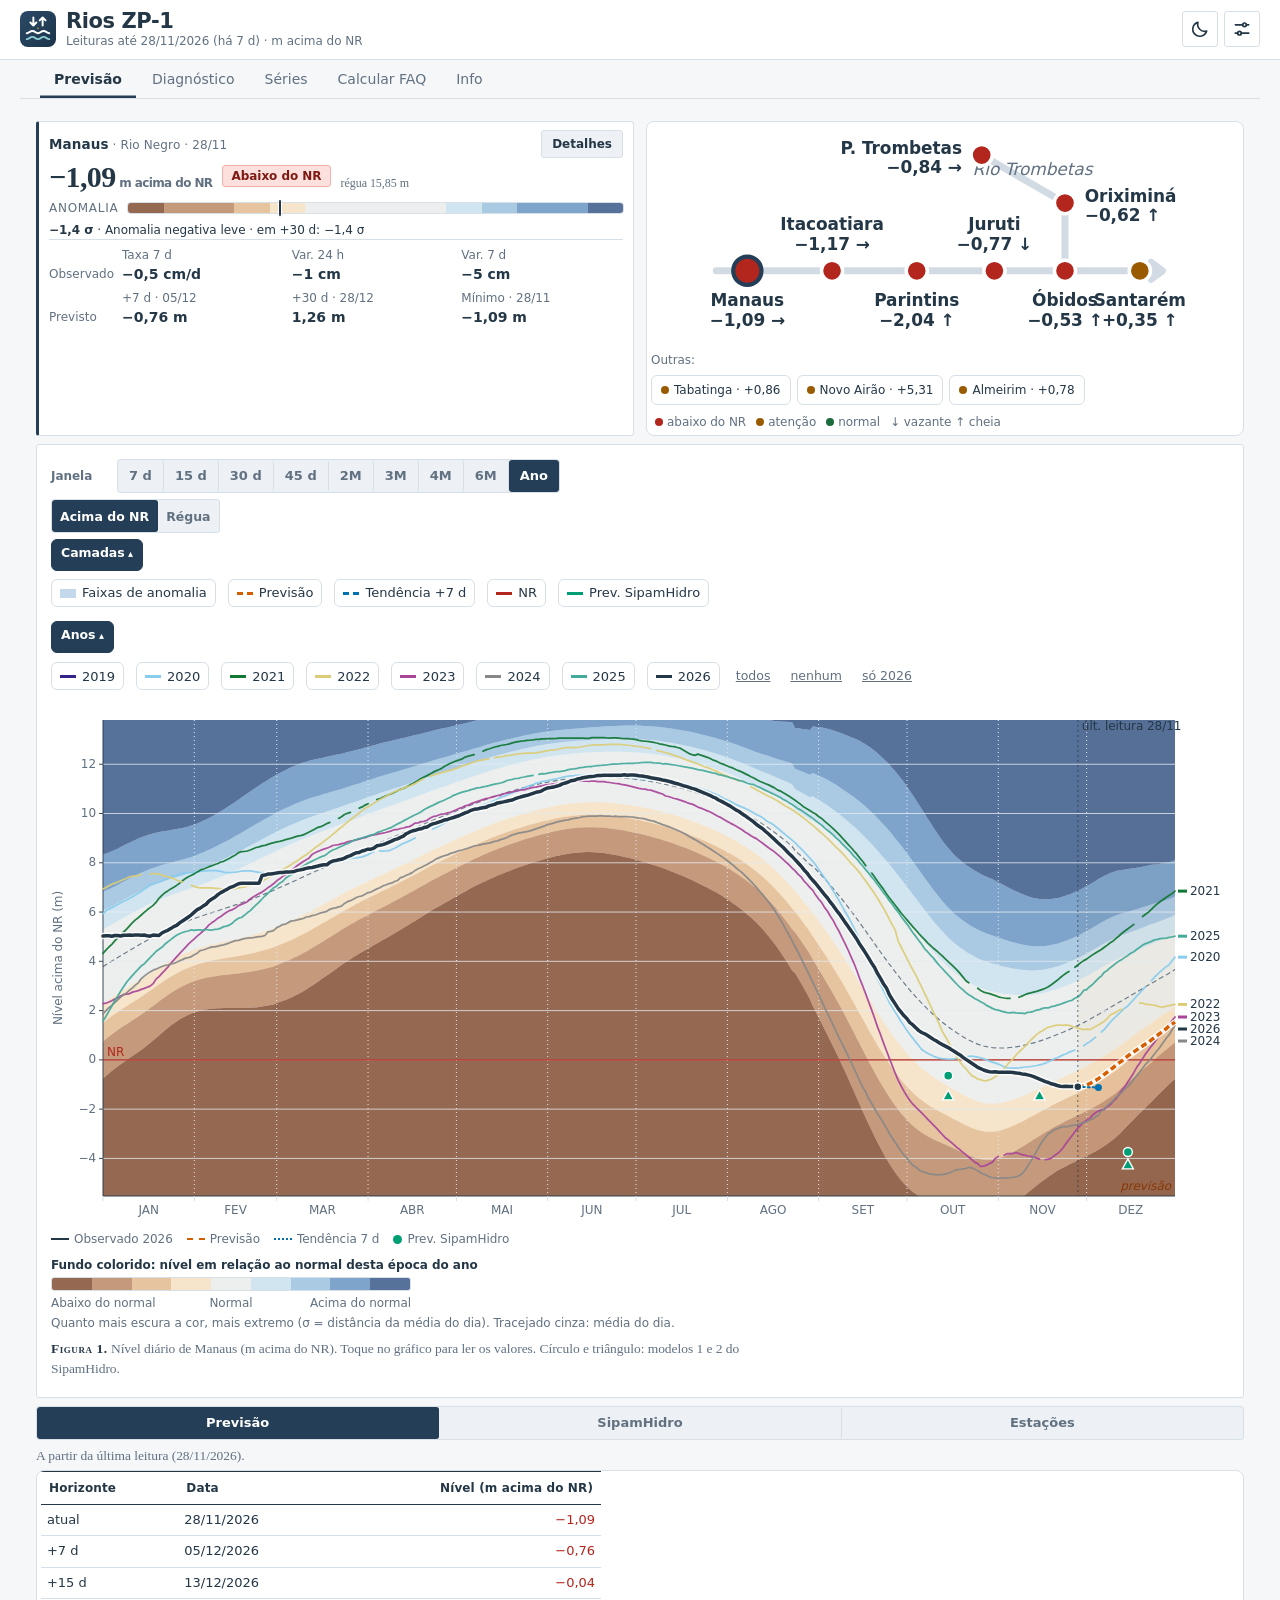
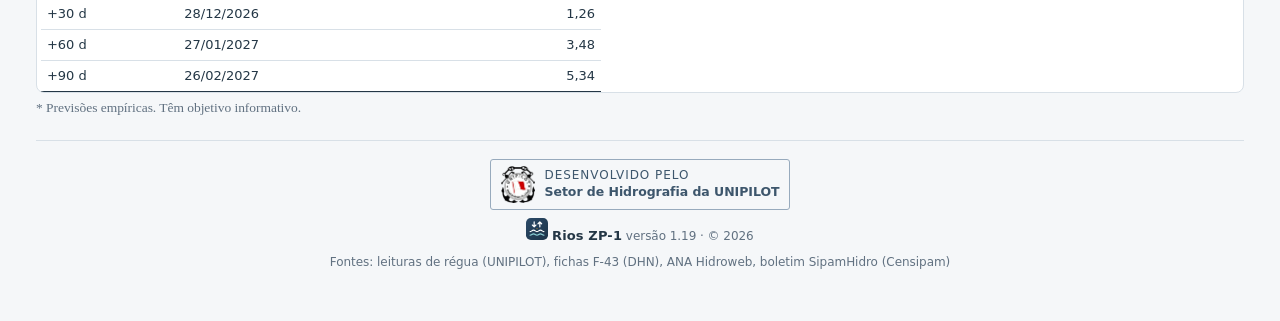
<file: index.html>
<!doctype html>
<html lang="pt-BR" data-layout="auto" data-theme="auto">
<head>
<meta charset="utf-8">
<meta name="viewport" content="width=device-width,initial-scale=1,viewport-fit=cover">
<title>Rios ZP-1 · Nível e previsão</title>
<meta name="description" content="Níveis observados e previsão dos rios da ZP-1 em referência ao nível de redução (NR) da carta.">
<meta name="theme-color" content="#233e56">
<meta name="color-scheme" content="light">
<meta property="og:type" content="website">
<meta property="og:site_name" content="Rios ZP-1">
<meta property="og:title" content="Rios ZP-1 · Nível e previsão dos rios">
<meta property="og:description" content="Níveis observados e previsão em relação ao NR: Manaus a Porto Trombetas.">
<meta property="og:url" content="https://maregrafista.github.io/Rios-ZP-1/">
<meta property="og:image" content="https://maregrafista.github.io/Rios-ZP-1/preview.png">
<meta property="og:image:width" content="1200">
<meta property="og:image:height" content="630">
<meta name="twitter:card" content="summary_large_image">
<meta name="twitter:image" content="https://maregrafista.github.io/Rios-ZP-1/preview.png">
<meta name="apple-mobile-web-app-capable" content="yes">
<meta name="mobile-web-app-capable" content="yes">
<meta name="apple-mobile-web-app-status-bar-style" content="default">
<meta name="apple-mobile-web-app-title" content="Rios ZP-1">
<link rel="icon" href="icon.svg" type="image/svg+xml">
<link rel="apple-touch-icon" href="icon-180.png">
<link rel="manifest" href="manifest.webmanifest">
<script>try{var t=localStorage.getItem('zp1-tema');document.documentElement.dataset.theme='light';var p=localStorage.getItem('zp1-paleta');if(p)document.documentElement.dataset.paleta=JSON.parse(p)}catch(e){}</script>
<link rel="stylesheet" href="styles.css?v=20261128131709">
<script defer src="app.js?v=20261128131709"></script>
</head>
<body>
<a class="skip" href="#main">Ir ao conteúdo</a>

<header class="top">
  <div class="brand">
    <img src="icon.svg" width="36" height="36" alt="" decoding="async">
    <div><b>Rios ZP-1</b><small id="sub">Carregando…</small></div>
  </div>
  <div class="acts">
    <button class="icon" id="b-tema" type="button" aria-label="Alternar modo escuro" title="Modo claro/escuro"></button>
    <button class="icon" id="b-aj" type="button" aria-label="Ajustes" title="Ajustes"><svg viewBox="0 0 24 24" width="20" height="20"><path d="M4 7h9M17 7h3M4 17h3M11 17h9" stroke="currentColor" stroke-width="2" stroke-linecap="round"/><circle cx="15" cy="7" r="2.2" fill="none" stroke="currentColor" stroke-width="2"/><circle cx="9" cy="17" r="2.2" fill="none" stroke="currentColor" stroke-width="2"/></svg></button>
  </div>
</header>


<div id="ap-bar" class="apbar" hidden><div class="apg"><i id="ap-g"></i></div><span id="ap-t"></span><span class="apb"><button type="button" id="ap-a" aria-label="Estação anterior">‹</button><button type="button" id="ap-p" aria-label="Pausar rotação">❚❚</button><button type="button" id="ap-n" aria-label="Próxima estação">›</button><button type="button" id="ap-x" aria-label="Sair do modo apresentação">✕</button></span></div>

<div id="ban" class="ban" hidden>
  <span id="ban-t"></span>
  <span class="ban-a"><button class="btn" id="ban-como" type="button">Como instalar</button><button class="lk" id="ban-x" type="button">Dispensar</button></span>
</div>

<nav class="tabs" id="tabs" aria-label="Seções">
  <button data-v="prev" type="button" aria-current="page">Previsão</button>
  <button data-v="diag" type="button">Diagnóstico</button>
  <button data-v="ser" type="button">Séries</button>
  <button data-v="ref" type="button">Calcular FAQ</button>
  <button data-v="cie" type="button">Info</button>
</nav>

<main id="main">
  <div id="carga" class="carga">Carregando dados…</div>

  <section class="view" id="v-prev" hidden>
    <div class="hero" id="hero"></div>
    <div class="chips" id="chips" role="tablist" aria-label="Estações"></div>
    <div class="card">
      <div class="row"><span class="t">Janela</span>
        <div class="seg" id="seg-jan" role="group" aria-label="Janela temporal"><button data-j="7" type="button">7 d</button><button data-j="15" type="button">15 d</button><button data-j="30" type="button">30 d</button><button data-j="45" type="button">45 d</button><button data-j="60" type="button">2M</button><button data-j="90" type="button">3M</button><button data-j="120" type="button">4M</button><button data-j="180" type="button">6M</button><button data-j="365" type="button">Ano</button></div>
      </div>
      <div class="ctrls">
        <div class="seg" id="seg-ref" role="group" aria-label="Referencial vertical"><button data-r="nr" type="button">Acima do NR</button><button data-r="regua" type="button">Régua</button></div>
        <details class="ctrl" id="ctrl-cam"><summary>Camadas</summary><div class="row" id="row-cam"></div></details>
        <details class="ctrl" id="ctrl-anos"><summary>Anos</summary><div class="row" id="row-anos"></div></details>
      </div>
      <div class="chart" id="chart" aria-label="Hidrograma"></div>
      <div class="leg" id="leg"></div>
      <p class="cap" id="cap1"></p>
    </div>
    <div class="seg full" id="seg-sub" role="tablist" aria-label="Tabelas"><button data-s="prev" type="button">Previsão</button><button data-s="sip" type="button">SipamHidro</button><button data-s="all" type="button">Estações</button></div>
    <div id="sb-prev" class="sb"><p class="cap" id="q1-c"></p>
    <div class="tw"><table id="q1"><thead><tr><th>Horizonte</th><th class="hm">Data</th><th class="n" id="q1-n">Nível (m)</th></tr></thead><tbody></tbody></table></div>
    <p class="fn">* Previsões empíricas. Têm objetivo informativo.</p></div>
    <div id="sb-sip" class="sb" hidden><div class="card" id="cmp-sip"><p class="cap" id="cs-t"></p><div class="tw"><table id="cs-tab"><thead><tr><th>Item</th><th class="n">Painel</th><th class="n">SipamHidro</th><th class="n">Dif.</th></tr></thead><tbody></tbody></table></div><p class="cap" id="cs-n" style="margin:6px 0 0"></p></div>
    </div>
    <div id="sb-all" class="sb" hidden><p class="cap" id="q2-c"></p>
    <div class="tw"><table class="click" id="q2"><thead><tr><th>Estação</th><th class="hm">Situação</th><th class="n" id="q2-a">Nível (m)</th><th class="n" title="Desvios-padrão em relação à média do dia">Anom. σ</th><th class="n hm">Δ 24 h</th><th class="n">Δ 7 d</th><th class="n hm">cm/d</th><th class="n" id="q2-7">+7 d</th><th class="n hm" id="q2-15">+15 d</th><th class="n" id="q2-30">+30 d</th><th class="n hm" id="q2-m">Mínimo previsto</th></tr></thead><tbody></tbody></table></div>
    <p class="fn">* Previsões empíricas. Têm objetivo informativo.</p></div>
  </section>

  <section class="view" id="v-diag" hidden>
    <h2 style="margin-top:0" id="dg-t">Diagnóstico e prognóstico</h2>
    <p class="cap" id="dg-c"></p>
    <h3>1. Síntese</h3><div id="dg-sint"></div>
    <h3>2. Estações por rio</h3><div id="dg-rios"></div>
    <details class="sec"><summary id="dg-h3">3. Correlação com o boletim SipamHidro</summary>
    <p class="cap" id="dg-cc"></p>
    <div class="grid2">
      <div><p class="cap"><b>Quadro A.</b> Variação das cotas em 15 dias (cm).</p><div class="tw"><table id="t-c15"><thead><tr><th>Estação</th><th class="n">Painel</th><th class="n">Sipam</th><th class="n">Dif.</th></tr></thead><tbody></tbody></table></div><p class="cap" id="dg-r" style="margin-top:6px"></p></div>
      <div><p class="cap"><b>Quadro B.</b> Modelos 1 e 2 do boletim (leitura gráfica, ±0,15 m) e painel.</p><div class="tw"><table id="t-cm"><thead><tr><th>Estação</th><th>Mês</th><th class="n hm">Modelo 1</th><th class="n">Modelo 2</th><th class="n">Painel, mínima</th></tr></thead><tbody></tbody></table></div></div>
    </div>
    <p class="cap" id="dg-mont" style="margin-top:8px"></p>
    </details>
    <details class="sec"><summary>4. Considerações</summary><ul class="lim" id="dg-cons"></ul>
  </details>
  </section>

  <section class="view" id="v-ser" hidden>
    <header class="ph"><h2>Séries históricas</h2><p class="cap" id="ser-c"></p></header>
    <div class="card">
      <div class="row serbar"><label class="fq-e">Estação<select id="ser-est"></select></label></div>
      <div class="kts" id="ser-kts"></div>
    </div>
    <div class="card">
      <div class="row"><span class="t">Período</span><div class="seg" id="seg-ser" role="group" aria-label="Período do gráfico"><button data-j="2" type="button">2 a</button><button data-j="5" type="button">5 a</button><button data-j="10" type="button">10 a</button><button data-j="30" type="button">30 a</button><button data-j="all" type="button">Tudo</button></div></div>
      <div class="chart sf" id="ser-f1" aria-label="Série diária completa"></div>
      <p class="cap" id="ser-c1"></p>
    </div>
    <div class="card"><div class="chart sf" id="ser-f2" aria-label="Máximas e mínimas anuais"></div><p class="cap" id="ser-c2"></p></div>
    <div class="card"><div class="chart sf" id="ser-f3" aria-label="Curva de permanência"></div><p class="cap" id="ser-c3"></p></div>
    <details class="sec"><summary>Anos análogos</summary><p class="cap" id="ser-ca"></p>
    <div class="tw"><table id="ser-ana"><thead><tr><th>Ano</th><th class="n" id="ser-a0">Nível</th><th class="n">Δ 15 d</th><th class="n">Δ 30 d</th><th class="n" id="ser-a1">Em +30 d</th></tr></thead><tbody></tbody></table></div>
    </details>
    <details class="sec"><summary>Extremos anuais</summary>
    <div class="grid2"><div><p class="cap"><b>Menores mínimas anuais</b></p><div class="tw"><table id="ser-min"><thead><tr><th>Ano</th><th class="n">Nível</th><th class="hm">Data</th></tr></thead><tbody></tbody></table></div></div>
    <div><p class="cap"><b>Maiores máximas anuais</b></p><div class="tw"><table id="ser-max"><thead><tr><th>Ano</th><th class="n">Nível</th><th class="hm">Data</th></tr></thead><tbody></tbody></table></div></div></div>
    </details>
    <h3>Consulta rápida</h3>
    <div class="card"><div class="qrow"><span>O nível esteve</span><select id="q-dir"><option value="abaixo">igual ou abaixo de</option><option value="acima">igual ou acima de</option></select><input id="q-val" type="number" step="0.01" inputmode="decimal" aria-label="Nível em metros"><span id="q-u">m</span></div><p class="qres" id="q-res" aria-live="polite"></p></div>
    <p class="aviso">Para ver as leituras diárias e as tabelas de dados, fale com o Setor de Hidrografia da UNIPILOT.</p>
    <details class="sec"><summary>Ficha da série</summary><div class="tw"><table class="jt" id="ser-ficha"><tbody></tbody></table></div></details>
  </section>

  <section class="view" id="v-ref" hidden>
    <header class="ph"><h2>Calcular FAQ</h2><p class="cap">FAQ = coluna acima do NR + sondagem − calado − squat</p></header>
    <div class="card fq">
      <label class="fq-e">Estação<select id="rf-est"></select></label>
      <div class="fq-g">
        <fieldset><legend>Régua <small>(m)</small></legend><div class="g3">
          <label>Leitura<input type="number" step="0.01" id="rf-leit" inputmode="decimal"></label>
          <label>NR<input type="number" step="0.01" id="rf-nr" inputmode="decimal"></label>
          <label>Acima do NR<input type="number" step="0.01" id="rf-col" inputmode="decimal"></label></div>
          <div class="row"><button class="lk" id="rf-ult" type="button">Última leitura</button><button class="lk" id="rf-nrad" type="button">NR adotado</button></div>
        </fieldset>
        <fieldset><legend>Navio e canal <small>(m)</small></legend><div class="g3">
          <label>Sondagem<input type="number" step="0.1" id="rf-sond" inputmode="decimal" value="3.0"></label>
          <label>Calado<input type="number" step="0.1" id="rf-cal" inputmode="decimal" value="2.5"></label>
          <label>Squat<input type="number" step="0.05" min="0" id="rf-sq" inputmode="decimal" value="0.0"></label></div>
        </fieldset>
      </div>
    </div>
    <div class="card fq-r">
      <div class="fq-main"><span>Folga Abaixo da Quilha (FAQ)</span><b id="rs-ukc">—</b></div>
      <div class="fq-eq" id="rs-eq"></div>
      <div class="fq-s"><div><b id="rs-col">—</b><span>Coluna acima do NR</span></div><div><b id="rs-prof">—</b><span>Profundidade real</span></div></div>
      <button class="btn pri" id="rf-reg" type="button">Registrar cálculo</button>
    </div>
    <h3>Registros deste aparelho</h3>
    <div class="tw"><table id="rf-log"><thead><tr><th>Data</th><th>Estação</th><th class="n hm">Leitura</th><th class="n hm">NR</th><th class="n">Coluna</th><th class="n">Sond.</th><th class="n hm">Prof.</th><th class="n">Calado</th><th class="n hm">Squat</th><th class="n">FAQ</th></tr></thead><tbody></tbody></table></div>
    <div class="row" style="margin-top:6px"><button class="lk" id="rf-copy" type="button">Copiar (CSV)</button><button class="lk" id="rf-clear" type="button">Limpar</button></div>
    <h3>Níveis de redução adotados</h3>
    <p class="cap">Fonte: F-43 (DHN). Itacoatiara e Parintins: nivelamento UNIPILOT.</p>
    <div class="tw"><table id="t-nr"><thead><tr><th>Estação</th><th class="hm">Carta</th><th class="hm">RN</th><th class="n hm">NR abaixo da RN (cm)</th><th class="n hm">Zero abaixo da RN (cm)</th><th class="n hm">NR F-43 (m)</th><th class="n">NR adotado (m)</th><th class="hm">Fonte</th><th>Ficha</th></tr></thead><tbody></tbody></table></div>
  </section>

  <section class="view" id="v-cie" hidden>
    <h2 style="margin-top:0">Guia rápido</h2>
    <ul class="lim guia">
      <li><b>Estação:</b> toque no esquema do rio ou use ← →.</li>
      <li><b>Gráfico:</b> escolha a janela, a referência (NR ou régua) e as camadas. Toque para ler os valores.</li>
      <li><b>Séries:</b> veja a série completa, os extremos, a permanência, os anos análogos e a consulta rápida.</li>
      <li><b>FAQ:</b> calcule a folga abaixo da quilha com leitura, sondagem, calado e squat.</li>
    </ul>
    <h2>Dados</h2>
    <p class="cap" id="cie-d"></p>
    <div class="tw"><table id="t-dados"><thead><tr><th>Estação</th><th>Início</th><th>Fim</th><th class="n">Dias</th><th class="n hm">Cobertura</th><th class="n hm">Descartadas</th><th class="n hm">Anos clim.</th></tr></thead><tbody></tbody></table></div>
    <p class="aviso"><b>Dados de leituras.</b> O app não mostra as leituras diárias nem permite baixá-las. Para ter acesso, fale com o Setor de Hidrografia da UNIPILOT.</p>
    <details class="sec"><summary>Situação (alertas)</summary>
    <ul class="lim"><li><b>Abaixo do NR:</b> o nível atual é menor que o NR.</li><li><b>Cruza o NR em N d:</b> a previsão cruza o NR em até 15 dias (até 7 dias: vermelho).</li><li><b>Menos de 1 m do NR:</b> a coluna acima do NR é menor que 1 m.</li></ul>
    </details>
    <details class="sec"><summary>Métodos</summary>
    <ol class="met">
      <li><b>Série diária:</b> vale a última leitura do dia. Lacunas de até 7 d são interpoladas, só para o cálculo.</li>
      <li><b>Qualidade:</b> o app descarta o pico a mais de 0,5 m da mediana de ±5 d. Descarta também a leitura a ≥ 3 σ da série, em sequência de até 5 d. Os trechos com outro zero de régua viram NaN.</li>
      <li><b>Redução:</b> <code>h<sub>NR</sub> = leitura − NR</code>.</li>
      <li><b>Taxa:</b> regressão linear dos últimos 8 dias.</li>
      <li><b>Previsão (100 d):</b> <code>F(h) = L<sub>0</sub> + w·r·h + (1 − w)·C(h)</code>, com <code>w = e<sup>−h/7</sup></code>. <code>C(h)</code> é a mediana de <code>L(t+h) − L(t)</code> nos até 20 anos anteriores, na mesma data ±10 d.</li>
      <li><b>Validação:</b> retroprevisão que deixa um ano de fora (tabela abaixo).</li>
      <li><b>Anomalia (σ):</b> desvio em relação à média do dia (±5 d) nos 30 anos mais recentes com dado. As classes são as do SipamHidro: leve 1–1,5; moderada 1,5–2; severa 2–3; extrema &gt; 3.</li>
    </ol>
    </details>
    <details class="sec"><summary>Validação da previsão</summary>
    <p class="cap">Erro quadrático médio da retroprevisão (m). A persistência está entre parênteses.</p>
    <div class="tw"><table id="t-val"><thead><tr><th>Estação</th><th class="n hm">Origens</th><th class="n">+7 d</th><th class="n hm">+15 d</th><th class="n">+30 d</th><th class="n hm">+60 d</th><th class="n hm">+90 d</th></tr></thead><tbody></tbody></table></div>
    </details>
    <details class="sec"><summary>Limitações</summary>
    <ul class="lim">
      <li>Séries com lacunas (NaN) ou curtas dão previsão e anomalia menos estáveis. Exemplo: Juruti e Porto Trombetas (desde 2020).</li>
      <li>O método é local. Ele não usa chuva nem cotas a montante.</li>
      <li>O app é complementar. Ele não substitui a carta náutica nem os avisos oficiais.</li>
    </ul>
    </details>
    <details class="sec"><summary>Compartilhar o app</summary>
    <details><summary>Texto de apresentação</summary><pre class="share" id="app-txt"></pre></details>
    <div class="row"><button class="btn pri" id="b-app" type="button">Compartilhar</button><button class="btn" id="b-app-c" type="button">Copiar texto</button><a class="btn" id="b-app-w" target="_blank" rel="noopener">WhatsApp</a></div>
    </details>
    <h2>Atualização e instalação</h2>
    <p class="cap" id="cie-u"></p>
    <div class="row"><button class="btn" id="b-instalar" type="button">Como instalar o app</button><button class="lk" id="b-recarregar" type="button">Verificar atualização agora</button></div>
    
  </section>
  <footer class="rodape" id="rodape"><span><img src="icon.svg" width="22" height="22" alt="" loading="lazy"> <b>Rios ZP-1</b> <span id="rod-v"></span></span><span class="carimbo"><img src="unipilot-logo.png" width="34" height="37" alt="UNIPILOT" loading="lazy" decoding="async"><span><small>Desenvolvido pelo</small><strong>Setor de Hidrografia da UNIPILOT</strong></span></span><span id="rod-f">Fontes: leituras de régua (UNIPILOT), fichas F-43 (DHN), ANA Hidroweb, boletim SipamHidro (Censipam)</span><span id="rod-c" hidden></span></footer>
</main>

<nav class="bnav" id="bnav" aria-label="Seções">
  <button data-v="prev" type="button" aria-current="page"><svg viewBox="0 0 24 24"><path d="M3 17l5-5 4 3 8-8M3 21h18" fill="none" stroke="currentColor" stroke-width="2" stroke-linecap="round" stroke-linejoin="round"/></svg>Previsão</button>
  <button data-v="diag" type="button"><svg viewBox="0 0 24 24"><path d="M6 3h9l4 4v14H6zM9 12h7M9 16h7M9 8h3" fill="none" stroke="currentColor" stroke-width="2" stroke-linecap="round" stroke-linejoin="round"/></svg>Diagnóstico</button>
  <button data-v="ser" type="button"><svg viewBox="0 0 24 24"><path d="M3 20V4M3 20h18M6 15l3-4 3 2 4-6 4 3" fill="none" stroke="currentColor" stroke-width="2" stroke-linecap="round" stroke-linejoin="round"/></svg>Séries</button>
  <button data-v="ref" type="button"><svg viewBox="0 0 24 24"><path d="M12 3v18M8 6h4M8 10h4M8 14h4M8 18h4M14 13c2 0 2-1.5 4-1.5s2 1.5 4 1.5" fill="none" stroke="currentColor" stroke-width="2" stroke-linecap="round"/></svg>FAQ</button>
  <button data-v="cie" type="button"><svg viewBox="0 0 24 24"><circle cx="12" cy="12" r="9" fill="none" stroke="currentColor" stroke-width="2"/><path d="M12 11v6M12 7.5v.5" stroke="currentColor" stroke-width="2" stroke-linecap="round"/></svg>Info</button>
</nav>

</div>

<div id="ovl" class="ovl" hidden><div class="sheet" id="sheet" role="dialog" aria-modal="true"><div class="grab" id="grab"></div><div class="sh-h"><b id="sh-t"></b><button class="icon" id="sh-x" type="button" aria-label="Fechar">×</button></div><div id="sh-b"></div></div></div>

</div>

<dialog id="dlg-aj" class="dlg">
  <div class="sh-h"><b>Ajustes</b><button class="icon" id="aj-x" type="button" aria-label="Fechar">×</button></div>
  <div class="ajr"><span>Versão da tela</span><div class="seg" id="seg-lay" role="group" aria-label="Versão da tela"><button data-l="mobile" type="button">Celular</button><button data-l="desktop" type="button">Computador</button></div></div>
    <div class="ajr"><span>Cores</span><span class="ajv"><i id="aj-pal"></i><button class="icon" id="b-pal" type="button" aria-label="Esquema de cores" title="Esquema de cores: Marinho / Amazônia"><svg viewBox="0 0 24 24" width="20" height="20"><path d="M5 19C5 10 10 5 20 4c0 10-5 15-13 15zM5 19c3-5 6-8 10-10" fill="none" stroke="currentColor" stroke-width="2" stroke-linecap="round" stroke-linejoin="round"/></svg></button></span></div>
  <div class="ajr"><span>Aplicativo</span><button class="btn" id="aj-inst" type="button">Como instalar</button></div>
</dialog>

<dialog id="dlg-busca" class="dlg"><input id="bq" type="search" placeholder="Estação, seção ou ação" autocomplete="off" aria-label="Buscar"><ul id="bl" role="listbox"></ul></dialog>

<dialog id="dlg-inst" class="dlg">
  <div class="sh-h"><b>Instalar Rios ZP-1</b><button class="icon" id="inst-x" type="button" aria-label="Fechar">×</button></div>
  <p class="cap">Este app é web (PWA). Não vem de loja. Você confirma a instalação no seu aparelho.</p>
  <div id="inst-b"></div>
  <p class="cap" style="margin-top:10px">Depois de instalado, o app abre em tela cheia, funciona sem internet e recebe dados novos.</p>
  <div class="row"><button class="btn pri" id="inst-go" type="button" hidden>Instalar neste aparelho</button></div>
</dialog>

<div id="toast" class="toast" hidden><span id="toast-t"></span><button class="lk" id="toast-b" type="button"></button></div>
</body>
</html>
</file>
<file: styles.css>
:root{--bg:#f4f6f9;--panel:#fff;--ink:#101828;--mut:#566274;--line:#dde2ea;--acc:#1e4fa3;--bad:#b3261e;--warn:#9a5b00;--ok:#1b6b3c;--band:#d55e00;--band2:#b84a00;--trend:#0072b2;--fc:#d55e00;--sip:#009e73;--grid:#e6eaf0;--sheet-sh:0 -8px 30px rgba(16,24,40,.18);color-scheme:light;
  --font:system-ui,-apple-system,"Segoe UI",Roboto,"Helvetica Neue",Arial,sans-serif;--serif:Charter,"Iowan Old Style",Georgia,serif}
@media(prefers-color-scheme:dark){:root:not([data-theme=light]){--bg:#0d131a;--panel:#141c26;--ink:#e8edf3;--mut:#a0acbb;--line:#27323f;--acc:#8db9e6;--bad:#f28b82;--warn:#e6b74a;--ok:#66cf92;--band:#f28e3f;--band2:#f5a867;--trend:#56b4e9;--fc:#f28e3f;--sip:#2ec4a0;--grid:#202a36;--sheet-sh:0 -8px 30px rgba(0,0,0,.6);color-scheme:dark}}
:root[data-theme=dark]{--bg:#0d131a;--panel:#141c26;--ink:#e8edf3;--mut:#a0acbb;--line:#27323f;--acc:#8db9e6;--bad:#f28b82;--warn:#e6b74a;--ok:#66cf92;--band:#f28e3f;--band2:#f5a867;--trend:#56b4e9;--fc:#f28e3f;--sip:#2ec4a0;--grid:#202a36;--sheet-sh:0 -8px 30px rgba(0,0,0,.6);color-scheme:dark}
*{box-sizing:border-box}html{-webkit-text-size-adjust:100%;background:var(--bg)}
body{margin:0;font:14px/1.5 var(--font);color:var(--ink);background:var(--bg);font-variant-numeric:tabular-nums;padding-bottom:env(safe-area-inset-bottom)}
.skip{position:absolute;left:-999px}.skip:focus{left:8px;top:8px;background:var(--panel);padding:6px 10px;z-index:99}
button{font:inherit;color:inherit;cursor:pointer}:focus-visible{outline:2px solid var(--acc);outline-offset:2px}
h2{font-size:15px;margin:26px 0 6px}h3{font-size:14px;margin:18px 0 4px}p{margin:0 0 8px}
[hidden]{display:none!important}
/* cabeçalho */
.top{position:sticky;top:0;z-index:20;display:flex;justify-content:space-between;align-items:center;gap:10px;padding:calc(8px + env(safe-area-inset-top)) 16px 8px;background:var(--panel);border-bottom:1px solid var(--line)}
.brand{display:flex;align-items:center;gap:10px;min-width:0;color:var(--acc)}.brand b{display:block;font-size:16px;color:var(--ink);line-height:1.15}.brand small{display:block;font-size:11.5px;color:var(--mut);white-space:nowrap;overflow:hidden;text-overflow:ellipsis}
.acts{display:flex;gap:6px;align-items:center}
.btn{white-space:nowrap;border:1px solid var(--ink);background:var(--panel);border-radius:4px;padding:6px 12px;font-size:13px;min-height:36px}.btn.pri{background:var(--ink);color:var(--panel)}
.icon{display:inline-flex;align-items:center;justify-content:center;min-width:36px;height:36px;border:1px solid var(--line);background:var(--panel);border-radius:4px;font-size:20px;line-height:1}
.lk{border:0;background:none;color:var(--mut);text-decoration:underline;padding:6px 4px;font-size:12.5px}
.tools{display:flex;flex-wrap:wrap;justify-content:space-between;gap:8px;padding:8px 16px;max-width:1240px;margin:0 auto}.tr{display:flex;gap:6px;align-items:center}
.seg{display:inline-flex;border:1px solid var(--line);border-radius:4px;overflow:hidden;background:var(--panel)}
.seg button{border:0;border-right:1px solid var(--line);background:var(--panel);color:var(--mut);padding:5px 11px;font-size:13px;min-height:34px}.seg button:last-child{border-right:0}
.seg button[aria-pressed=true]{background:var(--ink);color:var(--panel)}
.ban{display:flex;flex-wrap:wrap;gap:8px 14px;align-items:center;justify-content:space-between;margin:0 16px 8px;padding:10px 12px;border:1px solid var(--line);border-left:3px solid var(--acc);background:var(--panel);border-radius:4px;font-size:13px;max-width:1208px}
@media(min-width:1272px){.ban{margin-inline:auto}}
/* abas */
.tabs{display:flex;gap:0;border-bottom:1px solid var(--line);margin:0 16px 14px;max-width:1208px;overflow-x:auto;scrollbar-width:none}
@media(min-width:1272px){.tabs{margin-inline:auto}}
.tabs button{border:0;border-bottom:2px solid transparent;background:none;color:var(--mut);padding:10px 14px;white-space:nowrap;margin-bottom:-1px;font-size:14px}
.tabs button[aria-current=page]{color:var(--ink);border-bottom-color:var(--ink);font-weight:600}
main{max-width:1240px;margin:0 auto;padding:0 16px 40px}
.carga{padding:40px 0;color:var(--mut);text-align:center}
.view{animation:in .18s ease-out}@keyframes in{from{opacity:.4;transform:translateY(3px)}}
@media(prefers-reduced-motion:reduce){.view{animation:none}*{transition:none!important}}
.cap{font-size:12.5px;color:var(--mut);margin:0 0 6px;max-width:110ch}.cap b{color:var(--ink)}
.row{display:flex;flex-wrap:wrap;gap:6px 16px;align-items:center;margin:0 0 8px}.row .t{font-size:12px;color:var(--mut);min-width:54px}
.card{background:var(--panel);border:1px solid var(--line);border-radius:6px;padding:12px}
/* hero */
.hero{display:grid;gap:10px 22px;grid-template-columns:minmax(0,1fr);padding:14px;background:var(--panel);border:1px solid var(--line);border-radius:6px;margin-bottom:10px}
.hero .nome{font-size:12.5px;color:var(--mut)}.hero .big{font-family:var(--serif);font-size:clamp(34px,9vw,46px);line-height:1.05;margin:2px 0}.hero .big small{font-size:15px;color:var(--mut);font-family:var(--font)}
.hero .kv2{display:grid;grid-template-columns:repeat(auto-fit,minmax(104px,1fr));gap:8px 14px}.hero .kv2 span{display:block;font-size:11.5px;color:var(--mut)}.hero .kv2 b{font-size:15px;font-weight:600}
.pill{display:inline-block;border:1px solid currentColor;border-radius:999px;padding:1px 9px;font-size:12px;font-weight:600;white-space:nowrap}.pill.bad{color:var(--bad)}.pill.warn{color:var(--warn)}.pill.ok{color:var(--ok)}
.hero .qa{display:flex;gap:6px;flex-wrap:wrap;margin-top:8px}
.chips{display:flex;gap:6px;overflow-x:auto;padding:2px 0 8px;scrollbar-width:none;margin-bottom:2px}
.chip{flex:0 0 auto;display:flex;align-items:center;gap:6px;border:1px solid var(--line);background:var(--panel);border-radius:999px;padding:5px 12px;font-size:13px;min-height:34px}
.chip i{width:8px;height:8px;border-radius:50%;background:var(--c)}.chip[aria-selected=true]{background:var(--ink);color:var(--panel);border-color:var(--ink)}
.tg{display:inline-flex;align-items:center;gap:6px;border:1px solid var(--line);background:var(--panel);border-radius:4px;padding:3px 9px;font-size:13px;min-height:30px}
.tg[aria-pressed=false]{color:var(--mut);text-decoration:line-through;text-decoration-color:var(--line)}
.tg i{display:inline-block;width:16px;height:0;border-top:3px solid var(--c)}.tg i.d{border-top-style:dashed}.tg i.f{height:9px;border:0;background:var(--c);opacity:.7}
/* gráfico */
.chart{position:relative;width:100%;min-height:340px;touch-action:pan-y;user-select:none}
.chart svg{display:block}.chart text{fill:var(--mut);font-size:11px;font-family:var(--font)}.chart text.ink{fill:var(--ink)}
.tip{position:absolute;pointer-events:none;background:var(--panel);border:1px solid var(--line);border-radius:4px;box-shadow:0 4px 18px rgba(0,0,0,.18);padding:6px 9px;font-size:12px;opacity:0;z-index:4;min-width:150px}
.tip .h{color:var(--mut);margin-bottom:3px;font-weight:600}.tip .r{display:flex;justify-content:space-between;gap:12px}
.tip i{display:inline-block;width:12px;border-top:3px solid var(--c);margin-right:6px;vertical-align:middle}.tip .n{color:var(--mut);font-size:11.5px}
/* tabelas */
.tw{overflow:auto;max-width:100%}table{border-collapse:collapse;width:100%;font-size:13px}
thead th{font-weight:600;text-align:left;padding:6px 8px;border-top:1.5px solid var(--ink);border-bottom:1px solid var(--ink);white-space:nowrap;vertical-align:bottom}
tbody td{padding:6px 8px;border-bottom:1px solid var(--line);white-space:nowrap}tbody tr:last-child td{border-bottom:1.5px solid var(--ink)}
td.n,th.n{text-align:right}table.click tbody tr{cursor:pointer}table.click tbody tr:hover td{background:var(--bg)}tr.sel td{background:var(--bg);font-weight:600}
.neg{color:var(--bad)}a{color:var(--acc)}
.grid2{display:grid;gap:18px;grid-template-columns:repeat(auto-fit,minmax(min(100%,26rem),1fr))}
dl.kv{display:grid;grid-template-columns:max-content minmax(0,1fr);gap:3px 14px;margin:0;font-size:13.5px}dl.kv dt{color:var(--mut)}dl.kv dd{margin:0}
.rio{margin:24px 0 4px;padding-bottom:3px;border-bottom:1.5px solid var(--ink);font-size:15px;font-weight:600}
.est{display:grid;gap:8px 22px;padding:12px 0;border-bottom:1px solid var(--line)}.est h4{margin:0 0 4px;font-size:14px}
.mini svg text{fill:var(--mut);font-size:10.5px}
ol.met,ul.lim{margin:0;padding-left:20px;max-width:110ch}ol.met li,ul.lim li{margin:0 0 5px}
code{font-size:12.5px;background:var(--bg);padding:0 4px;border-radius:2px}
.tool{display:grid;gap:10px 14px;grid-template-columns:repeat(auto-fit,minmax(150px,1fr));margin:8px 0}.tool label{display:flex;flex-direction:column;gap:3px;font-size:12px;color:var(--mut)}
input,select{font:inherit;font-size:16px;color:var(--ink);background:var(--bg);border:1px solid var(--line);border-radius:4px;padding:6px 8px;min-height:38px;width:100%}
.res{display:grid;gap:8px 18px;grid-template-columns:repeat(auto-fit,minmax(150px,1fr));margin:12px 0;padding:10px 0;border-top:1px solid var(--line);border-bottom:1px solid var(--line)}
.res b{display:block;font-family:var(--serif);font-weight:400;font-size:24px}.res span{font-size:12px;color:var(--mut)}
details summary{cursor:pointer;color:var(--mut);padding:6px 0}
.foot{margin-top:30px;padding-top:8px;border-top:1px solid var(--line);font-size:12px;color:var(--mut)}
.fail{padding:30px;text-align:center;color:var(--mut)}
/* folha, história, busca, aviso */
.ovl{position:fixed;inset:0;z-index:60;background:rgba(8,12,18,.5);display:flex;align-items:flex-end;justify-content:center}
.sheet{width:100%;max-width:560px;max-height:86vh;overflow:auto;background:var(--panel);border-radius:14px 14px 0 0;padding:6px 16px calc(18px + env(safe-area-inset-bottom));box-shadow:var(--sheet-sh);animation:up .2s ease-out;touch-action:pan-y}
@keyframes up{from{transform:translateY(40px);opacity:.3}}
.grab{width:42px;height:4px;border-radius:3px;background:var(--line);margin:6px auto 8px}.sh-h{display:flex;justify-content:space-between;align-items:center;margin-bottom:8px;font-size:16px}
.kg{display:grid;grid-template-columns:repeat(3,minmax(0,1fr));gap:8px 12px;margin:8px 0 12px}.kg span{display:block;font-size:11.5px;color:var(--mut)}.kg b{font-size:15px}
.dlg{width:min(560px,calc(100% - 24px));border:1px solid var(--line);border-radius:8px;padding:14px 16px;background:var(--panel);color:var(--ink)}.dlg::backdrop{background:rgba(8,12,18,.5)}
#dlg-busca{padding:0;margin-top:10vh}#bq{border:0;border-bottom:1px solid var(--line);border-radius:0;min-height:48px;padding:12px 16px}#bl{list-style:none;margin:0;padding:4px;max-height:50vh;overflow:auto}
#bl li{display:flex;justify-content:space-between;gap:10px;padding:10px 12px;border-radius:4px;cursor:pointer}#bl li small{color:var(--mut)}#bl li[aria-selected=true]{background:var(--bg)}
.toast{position:fixed;left:50%;transform:translateX(-50%);bottom:calc(76px + env(safe-area-inset-bottom));z-index:80;display:flex;gap:14px;align-items:center;background:var(--ink);color:var(--panel);border-radius:6px;padding:10px 14px;font-size:13px;max-width:calc(100% - 24px)}.toast .lk{color:var(--panel);font-weight:700}
.inst-p{border-left:3px solid var(--line);padding:2px 0 2px 10px;margin:8px 0;font-size:13.5px}.inst-p.me{border-left-color:var(--acc)}
/* navegação inferior (celular) */
.bnav{display:none}
html[data-layout=mobile] .tabs{display:none}
html[data-layout=mobile] .bnav{display:flex;position:fixed;left:0;right:0;bottom:0;z-index:30;background:var(--panel);border-top:1px solid var(--line);padding:4px 4px calc(4px + env(safe-area-inset-bottom))}
html[data-layout=mobile] .bnav button{flex:1;display:flex;flex-direction:column;align-items:center;gap:1px;border:0;background:none;color:var(--mut);font-size:11px;padding:5px 0;min-height:48px}
html[data-layout=mobile] .bnav button svg{width:22px;height:22px}html[data-layout=mobile] .bnav button[aria-current=page]{color:var(--acc);font-weight:700}
html[data-layout=mobile] main{padding-bottom:84px}
html[data-layout=mobile] body{max-width:460px;margin-inline:auto;box-shadow:0 0 0 1px var(--line);min-height:100vh}
html[data-layout=mobile] .bnav{max-width:460px;margin-inline:auto}
html[data-layout=mobile] .top{max-width:460px;margin-inline:auto}
html[data-layout=mobile] .tools,html[data-layout=mobile] main,html[data-layout=mobile] .ban{max-width:460px}
html[data-layout=mobile] .hero{grid-template-columns:minmax(0,1fr)}
html[data-layout=mobile] .est{grid-template-columns:minmax(0,1fr)}
html[data-layout=desktop] .hero{grid-template-columns:minmax(0,1fr) minmax(0,1.6fr);align-items:center}
html[data-layout=desktop] .est{grid-template-columns:minmax(0,1.1fr) minmax(0,1fr)}
html[data-layout=desktop] .sheet{border-radius:10px;align-self:center;max-height:80vh}html[data-layout=desktop] .ovl{align-items:center}
html[data-layout=desktop] .toast{bottom:24px}
@media(max-width:560px){.seg button{padding:5px 8px;font-size:12.5px}.tools{padding-inline:12px}.top,main{padding-inline:12px}.tabs,.ban{margin-inline:12px}}
details.ctrl{margin:0 0 8px}details.ctrl>summary{display:inline-block;border:1px solid var(--line);border-radius:4px;padding:5px 12px;font-size:13px;color:var(--ink);background:var(--panel);min-height:34px;list-style:none}details.ctrl>summary::-webkit-details-marker{display:none}details.ctrl[open]>summary{background:var(--ink);color:var(--panel)}details.ctrl[open]{padding-bottom:2px}details.ctrl .row{margin-top:8px}

.ctrls{display:flex;flex-wrap:wrap;gap:6px 8px;margin:0 0 8px}.ctrls details.ctrl{margin:0}.ctrls details.ctrl[open]{flex:1 1 100%}
#seg-jan{flex-wrap:wrap}@media(max-width:560px){#seg-jan button{padding:5px 7px;font-size:12.5px}}

/* gráfico: legenda, status, tabelas compactas */
.leg{display:flex;flex-wrap:wrap;gap:4px 14px;margin:2px 0 8px;font-size:12px;color:var(--mut)}.leg i{display:inline-block;width:18px;height:0;border-top:2.5px solid var(--c);margin-right:5px;vertical-align:middle}.leg i.d{border-top-style:dashed}.leg i.t{border-top-style:dotted}.leg i.f{height:9px;border:0;background:var(--c);opacity:.35}.leg i.s{width:9px;height:9px;border:0;border-radius:50%;background:var(--c)}
.dot{display:inline-block;width:8px;height:8px;border-radius:50%;margin-right:6px;background:var(--ok)}.dot.bad{background:var(--bad)}.dot.warn{background:var(--warn)}
.fn{font-size:12px;color:var(--mut);margin:4px 0 0}.hs{display:none}
html[data-layout=mobile] .hm{display:none}html[data-layout=mobile] .hs{display:inline}
@media(max-width:560px){html:not([data-layout=desktop]) .hm{display:none}html:not([data-layout=desktop]) .hs{display:inline}}
html[data-layout=mobile] #q1 td,html[data-layout=mobile] #q1 th,html[data-layout=mobile] #q2 td,html[data-layout=mobile] #q2 th{padding:6px 4px;font-size:12px}
@media(max-width:560px){#q1 td,#q1 th,#q2 td,#q2 th{padding:6px 4px;font-size:12px}#q2 td:first-child{white-space:normal;line-height:1.2}}
html[data-layout=mobile] #q2 td:first-child{white-space:normal;line-height:1.2}
#cs-tab td:first-child{white-space:normal}
.refrow{margin:2px 0 6px}.refrow .seg{width:100%}.refrow .seg button{flex:1}

/* acabamento: cabeçalho azul-marinho, destaque, chips de estado, retorno ao toque */
:root{--bar:#0b1f4d;--sel:#0b1f4d;--ok-bg:#e1f2e7;--ok-fg:#14582f;--ok-bd:#b7dee4;--at-bg:#fff1cc;--at-fg:#6b4a00;--at-bd:#eed58a;--al-bg:#fbe0dd;--al-fg:#7e1a13;--al-bd:#efb2ab;--shadow:0 1px 2px rgba(11,31,77,.08),0 6px 18px rgba(11,31,77,.06)}
@media(prefers-color-scheme:dark){:root:not([data-theme=light]){--sel:#3b66b8;--ok-bg:#12382a;--ok-fg:#9be0b6;--ok-bd:#245a40;--at-bg:#3a3115;--at-fg:#f2da8e;--at-bd:#5b4d1c;--al-bg:#40201d;--al-fg:#f6b3ac;--al-bd:#6a2f2a}}
:root[data-theme=dark]{--sel:#3b66b8;--ok-bg:#12382a;--ok-fg:#9be0b6;--ok-bd:#245a40;--at-bg:#3a3115;--at-fg:#f2da8e;--at-bd:#5b4d1c;--al-bg:#40201d;--al-fg:#f6b3ac;--al-bd:#6a2f2a}
.top{background:var(--bar);color:#fff;border-bottom:0}.brand,.brand b{color:#fff}.brand small{color:rgba(255,255,255,.78)}
.top .btn,.top .icon{background:rgba(255,255,255,.12);color:#fff;border-color:rgba(255,255,255,.38)}.top .btn:hover,.top .icon:hover{background:rgba(255,255,255,.22)}
.card,.hero,.ban{border-radius:14px;box-shadow:var(--shadow)}
.hero{background:linear-gradient(135deg,var(--h1,#0b1f4d),var(--h2,#1e4fa3));color:#fff;border:0}
.hero .nome,.hero .kv2 span,.hero .cap{color:rgba(255,255,255,.8)}.hero .big,.hero .kv2 b{color:#fff}.hero .big small{color:rgba(255,255,255,.8)}
.hero .btn{background:rgba(255,255,255,.12);color:#fff;border-color:rgba(255,255,255,.4)}.hero .btn:hover{background:rgba(255,255,255,.24)}
.pill{border-color:var(--c,currentColor)}.pill.bad{background:var(--al-bg);color:var(--al-fg);border-color:var(--al-bd)}.pill.warn{background:var(--at-bg);color:var(--at-fg);border-color:var(--at-bd)}.pill.ok{background:var(--ok-bg);color:var(--ok-fg);border-color:var(--ok-bd)}
.seg{border-radius:10px;background:var(--bg)}.seg button{background:transparent}.seg button[aria-pressed=true]{background:var(--sel);color:#fff}
.chip[aria-selected=true]{background:var(--sel);border-color:var(--sel);color:#fff}
.tabs button[aria-current=page]{color:var(--acc);border-bottom-color:var(--acc)}
.btn,.icon,.chip,.tg,.seg button,.lk{transition:transform .12s ease,background-color .15s ease,border-color .15s ease}
button:active{transform:scale(.97)}
h2{letter-spacing:-.01em}
html[data-layout=mobile] .bnav button[aria-current=page]{color:var(--acc)}
@media print{.top,.bnav,.tools,.ban{display:none}}
.share{white-space:pre-wrap;font:12.5px/1.5 var(--font);background:var(--bg);border:1px solid var(--line);border-radius:8px;padding:10px;margin:6px 0}a.btn{display:inline-flex;align-items:center;text-decoration:none;color:var(--ink)}
details.ctrl[open]>summary{background:var(--sel);color:#fff;border-color:var(--sel)}details.ctrl>summary{border-radius:8px}
.brand svg{flex:0 0 26px}

/* esquema Amazônia: floresta, rio e urucum */
html[data-paleta=amazonia]{--bg:#f0f5ef;--line:#d6e1d7;--grid:#e2eae3;--acc:#17703f;--bar:#0c3b2c;--sel:#0c3b2c;--h1:#0c3b2c;--h2:#1f7a4d;--fc:#c8641a;--band:#c8641a;--band2:#a85014;--trend:#6b3a8c;--sip:#0e7c86}
@media(prefers-color-scheme:dark){html[data-paleta=amazonia]:not([data-theme=light]){--bg:#0b1511;--panel:#121e19;--line:#243830;--grid:#1d2c26;--acc:#6fcf9c;--bar:#0a2a21;--sel:#2f9e6a;--h1:#0a2a21;--h2:#17583a;--fc:#f0a04b;--band:#f0a04b;--band2:#f5b878;--trend:#c49be0;--sip:#4cc7cf}}
html[data-paleta=amazonia][data-theme=dark]{--bg:#0b1511;--panel:#121e19;--line:#243830;--grid:#1d2c26;--acc:#6fcf9c;--bar:#0a2a21;--sel:#2f9e6a;--h1:#0a2a21;--h2:#17583a;--fc:#f0a04b;--band:#f0a04b;--band2:#f5b878;--trend:#c49be0;--sip:#4cc7cf}
html[data-paleta=amazonia]:not([data-theme=dark]) .leg i.f{opacity:.4}

/* repaginação premium (gráfico intocado) */
body{-webkit-font-smoothing:antialiased;letter-spacing:-.003em;line-height:1.5}
.top{padding-block:calc(10px + env(safe-area-inset-top)) 10px;box-shadow:0 1px 0 rgba(255,255,255,.06),0 8px 24px -12px rgba(11,31,77,.5)}
.brand b{font-size:17px;font-weight:700;letter-spacing:-.01em}.brand small{font-size:12px}
.icon{border-radius:12px;min-width:40px;height:40px}.btn{border-radius:12px;min-height:40px;font-weight:600}
.top .btn{min-height:40px}
main{padding-top:14px}
.tabs{border-bottom:0;gap:6px;margin-bottom:12px}.tabs button{border:0;border-radius:999px;padding:8px 16px;margin:0;font-weight:600;color:var(--mut)}.tabs button[aria-current=page]{background:var(--sel);color:#fff;border:0}
.ban{border:0;border-left:0;background:var(--panel);box-shadow:var(--shadow);border-radius:14px;padding:10px 12px;font-size:13px;color:var(--mut)}
.hero{border-radius:20px;padding:18px;gap:14px 24px;box-shadow:0 10px 30px -14px rgba(11,31,77,.55)}
.hero .nome{font-size:12.5px;letter-spacing:.01em}.hero .big{font-size:clamp(40px,11vw,54px);font-weight:600;letter-spacing:-.02em}
.hero .kv2{gap:12px 16px}.hero .kv2 span{font-size:11.5px;letter-spacing:.02em}.hero .kv2 b{font-size:16px}
.hero .qa{gap:8px}.hero .btn{min-height:36px;font-size:12.5px;border-radius:999px;padding:6px 14px}
.pill{border-radius:999px;padding:3px 11px;font-size:12px}
.chips{position:sticky;top:var(--toph,56px);z-index:15;background:var(--bg);margin:0 -16px 10px;padding:8px 16px;gap:8px}
.chip{border-radius:999px;min-height:38px;padding:6px 14px;font-weight:600;box-shadow:var(--shadow);border-color:transparent}
.chip[aria-selected=true]{box-shadow:0 4px 12px -4px var(--sel)}
.card{border:0;border-radius:18px;padding:14px;box-shadow:var(--shadow)}
h2{font-size:16px;font-weight:700;margin:26px 2px 8px;letter-spacing:-.01em}h3{font-size:14.5px;margin:20px 2px 6px}
.cap{line-height:1.45}
.seg{padding:3px;border-radius:12px;background:var(--bg);border:0;gap:2px}.seg button{border:0;border-radius:9px;min-height:34px;font-weight:600}
.seg button[aria-pressed=true]{box-shadow:0 2px 8px -3px rgba(11,31,77,.6)}
details.ctrl>summary{border-radius:999px;border-color:transparent;background:var(--bg);font-weight:600}
.tg{border-radius:999px;border-color:transparent;background:var(--bg)}
.row .t{font-weight:600}
.tw{border-radius:14px;background:var(--panel);box-shadow:var(--shadow);padding:2px 6px}
thead th{border-top:0;border-bottom:1px solid var(--line);font-size:11.5px;letter-spacing:.03em;color:var(--mut);text-transform:none;padding:9px 8px}
tbody td{padding:9px 8px;border-bottom:1px solid var(--line)}tbody tr:last-child td{border-bottom:0}
table.click tbody tr:hover td{background:var(--bg)}
#q2 td:first-child{font-weight:600}
select,input[type=number],input[type=search]{border-radius:12px;min-height:44px;border:1px solid var(--line);background:var(--panel);color:var(--ink);padding:8px 12px;font-size:15px}
.tool{gap:12px 14px}.tool label{font-size:12.5px;font-weight:600;color:var(--mut)}
.res{gap:12px}.res b{font-weight:600}
.lim{padding-left:18px}.lim li{margin:4px 0}
.dlg{border:0;border-radius:20px;box-shadow:0 24px 60px -12px rgba(0,0,0,.5);padding:16px 18px}
.ajr{display:flex;align-items:center;justify-content:space-between;gap:12px;padding:12px 0;border-bottom:1px solid var(--line)}.ajr:last-of-type{border-bottom:0}.ajr>span:first-child{font-weight:600}.ajv{display:inline-flex;align-items:center;gap:10px;color:var(--mut);font-size:13px}.ajv i{font-style:normal}.ajv .icon{background:var(--bg);border:0;color:var(--ink)}
.sheet{border-radius:22px 22px 0 0}
.toast{border-radius:14px;padding:12px 16px;box-shadow:0 12px 30px -8px rgba(0,0,0,.45)}
html[data-layout=mobile] .bnav{background:color-mix(in srgb,var(--panel) 88%,transparent);-webkit-backdrop-filter:blur(16px);backdrop-filter:blur(16px);border-top:1px solid var(--line);padding-top:6px}
html[data-layout=mobile] .bnav button{border-radius:14px;margin:0 3px;font-weight:600;transition:background-color .15s}
html[data-layout=mobile] .bnav button[aria-current=page]{background:color-mix(in srgb,var(--acc) 14%,transparent)}
html[data-layout=mobile] .chips{margin-inline:-12px;padding-inline:12px}
.foot{color:var(--mut);font-size:12px;margin:26px 2px 8px}
*{scrollbar-width:thin;scrollbar-color:var(--line) transparent}
@media(max-width:560px){.chips{margin-inline:-12px;padding-inline:12px}}

.brand{flex:1 1 auto;min-width:0}.brand>div{min-width:0}.acts{flex:0 0 auto}
.hero .kv2{grid-template-columns:repeat(3,minmax(0,1fr))}
@media(min-width:900px){html[data-layout=desktop] .hero .kv2{grid-template-columns:repeat(6,minmax(0,1fr))}}
.hero .kv2 b{font-size:15px;white-space:nowrap}
.hero .big{margin-bottom:8px}

/* estações sem rolagem, botões do cartão, síntese */
.chips{display:grid;grid-template-columns:repeat(4,minmax(0,1fr));gap:8px;overflow:visible;position:static;margin:0 0 12px;padding:2px 0}
.chip{justify-content:center;text-align:center;white-space:normal;line-height:1.15;padding:6px 6px;font-size:12.5px;min-height:44px;gap:5px}
@media(min-width:900px){html[data-layout=desktop] .chips{grid-template-columns:repeat(8,minmax(0,1fr))}}
html[data-layout=mobile] .chips,.chips{margin-inline:0;padding-inline:0}
.hero .qa{display:grid;grid-template-columns:repeat(2,minmax(0,1fr));gap:8px;margin-top:10px}
@media(min-width:900px){html[data-layout=desktop] .hero .qa{grid-template-columns:repeat(4,minmax(0,1fr))}}
.hero .qa .btn{width:100%;min-height:42px;justify-content:center;font-size:13px}
.kts{display:grid;grid-template-columns:repeat(2,minmax(0,1fr));gap:10px;margin:6px 0 12px}
@media(min-width:900px){html[data-layout=desktop] .kts{grid-template-columns:repeat(4,minmax(0,1fr))}}
.kt{background:var(--panel);border-radius:16px;box-shadow:var(--shadow);padding:12px 14px;display:flex;flex-direction:column;gap:2px}
.kt b{font-size:24px;font-weight:700;letter-spacing:-.02em;line-height:1.1}.kt span{font-size:12.5px;font-weight:600}.kt small{font-size:11.5px;color:var(--mut)}
.mut{color:var(--mut);font-weight:400;font-size:11.5px}
#t-sint td:first-child{white-space:nowrap}
.mini svg{display:block;width:100%;height:auto}.mini{background:var(--panel);border-radius:14px;box-shadow:var(--shadow);padding:8px 6px 4px}
.chip i{flex:0 0 8px}
html[data-layout=mobile] #t-sint td,html[data-layout=mobile] #t-sint th{padding:9px 4px;font-size:12.5px}@media(max-width:560px){#t-sint td,#t-sint th{padding:9px 4px;font-size:12.5px}}

.rodape{display:flex;flex-direction:column;align-items:center;gap:2px;text-align:center;margin:18px auto 0;padding:14px 12px;border-top:1px solid var(--line);color:var(--mut);font-size:12px}
.rodape svg{color:var(--acc)}.rodape b{color:var(--ink);font-size:13px;letter-spacing:.01em}
html[data-layout=mobile] .rodape{margin-bottom:8px}
@media print{.rodape{border:0}}
.rodape{width:100%;text-align:center;align-items:center;justify-content:center}.rodape>*{margin-inline:auto}
/* cartão de destaque sóbrio */
.hero{background:var(--panel);color:var(--ink);border:0;border-radius:14px;padding:12px 14px;gap:8px 20px;box-shadow:var(--shadow)}
.hero .nome,.hero .kv2 span,.hero .cap{color:var(--mut)}.hero .big,.hero .kv2 b{color:var(--ink)}.hero .big small{color:var(--mut)}
.hero .big{font-size:clamp(30px,8vw,36px);font-weight:600;margin:0 0 4px}.hero .big small{font-size:14px}
.hero .nome{font-size:12px}
.hero .kv2{gap:8px 12px}.hero .kv2 span{font-size:11px}.hero .kv2 b{font-size:14px}
.hero .qa{display:grid;grid-template-columns:repeat(4,minmax(0,1fr));gap:6px;margin-top:8px}
.hero .qa .btn,.hero .btn{min-height:34px;padding:4px 6px;font-size:12px;font-weight:600;border-radius:10px;background:var(--bg);color:var(--ink);border:0;white-space:nowrap}
.hero .btn:hover{background:var(--line)}
html[data-layout=desktop] .hero .qa{grid-template-columns:repeat(4,minmax(0,1fr))}
@media(max-width:380px){.hero .qa .btn{font-size:11.5px}}
.hero .qa .btn{padding:4px 2px;font-size:11.5px;letter-spacing:-.01em}@media(min-width:900px){html[data-layout=desktop] .hero .qa .btn{font-size:12.5px}}

/* arte final de periódico: detalhes, estações por rio, calcular FAQ */
:root{--serif:Charter,"Iowan Old Style","Palatino Linotype",Georgia,serif}
.jk{font-size:12px;color:var(--mut);margin:0 0 6px;letter-spacing:.02em}
.jp{display:flex;align-items:center;gap:10px;font-size:12.5px;color:var(--mut);margin:0 0 10px}
table.jt{width:100%;border-collapse:collapse;font-size:13.5px;margin:0 0 4px;border-top:1.5px solid var(--ink);border-bottom:1.5px solid var(--ink)}
table.jt caption{caption-side:top;text-align:left;font-size:12px;color:var(--mut);padding:0 0 6px}
table.jt th{font-weight:400;color:var(--mut);text-align:left;padding:6px 8px 6px 0;border-bottom:1px solid var(--line);width:46%;vertical-align:top;white-space:normal}
table.jt td{padding:6px 0;border-bottom:1px solid var(--line);font-variant-numeric:tabular-nums;font-weight:600;text-align:right}
table.jt tr:last-child th,table.jt tr:last-child td{border-bottom:0}
table.jt small{font-weight:400;color:var(--mut);font-size:11.5px}
figure.jf{margin:8px 0 10px}figure.jf figcaption{font-size:12px;color:var(--mut);margin-top:4px;line-height:1.4}figure.jf figcaption b{color:var(--ink)}
.jb{display:flex;flex-wrap:wrap;gap:8px;margin-top:12px}.jb .btn{flex:1 1 auto}
#sh-t,.sh-h b{font-family:var(--serif);font-size:20px;font-weight:600;letter-spacing:-.01em}
h4.rio2{display:flex;align-items:baseline;justify-content:space-between;margin:22px 2px 8px;padding-bottom:4px;border-bottom:1.5px solid var(--ink);font-family:var(--serif);font-size:19px;font-weight:600;letter-spacing:-.01em}h4.rio2 small{font-family:var(--font);font-size:12px;font-weight:400;color:var(--mut)}
article.est{display:block;background:var(--panel);border-radius:14px;box-shadow:var(--shadow);padding:12px 14px;margin:0 0 12px;cursor:pointer;border-bottom:0}
article.est>header{display:flex;align-items:center;gap:10px;margin-bottom:4px}article.est>header b{font-family:var(--serif);font-size:18px;font-weight:600}article.est>header small{margin-left:auto;color:var(--mut);font-size:11.5px}
article.est .mini{box-shadow:none;padding:0;background:none}
html[data-layout=desktop] article.est{display:grid;grid-template-columns:minmax(0,1.15fr) minmax(0,1fr);gap:4px 22px;align-items:start}
html[data-layout=desktop] article.est>header{grid-column:1/-1}
html[data-layout=desktop] article.est>figure{grid-column:1;grid-row:2;margin:0}html[data-layout=desktop] article.est>table{grid-column:2;grid-row:2}
/* Calcular FAQ */
.ph{margin:0 0 12px}.ph h2{margin:0 0 2px;font-family:var(--serif);font-size:24px;font-weight:600;letter-spacing:-.015em}
.fq{display:flex;flex-direction:column;gap:12px}.fq-e{display:flex;flex-direction:column;gap:4px;font-size:12.5px;font-weight:600;color:var(--mut)}
.fq-g{display:grid;grid-template-columns:repeat(auto-fit,minmax(220px,1fr));gap:12px}
.fq fieldset{border:0;margin:0;padding:12px;background:var(--bg);border-radius:12px;display:flex;flex-direction:column;gap:8px;min-width:0}
.fq legend{float:left;width:100%;padding:0 0 2px;font-family:var(--serif);font-size:15px;font-weight:600}.fq legend+*{clear:left}
.fq label{display:flex;flex-direction:column;gap:3px;font-size:12px;font-weight:600;color:var(--mut)}
.fq input,.fq select{background:var(--panel);font-weight:600;color:var(--ink)}
.fq .row{margin:0}
.fq-r{margin-top:12px;display:flex;flex-direction:column;gap:12px}
.fq-main{display:flex;flex-direction:column;gap:0}.fq-main span{font-size:12.5px;font-weight:600;color:var(--mut)}.fq-main b{font-family:var(--serif);font-size:clamp(40px,12vw,56px);font-weight:600;letter-spacing:-.02em;line-height:1.1}
.fq-eq{display:flex;flex-wrap:wrap;gap:6px 10px;font-size:12.5px;color:var(--mut);padding:10px 0;border-top:1px solid var(--line);border-bottom:1px solid var(--line)}.fq-eq b{color:var(--ink);font-variant-numeric:tabular-nums}.fq-eq .eq{margin-left:auto}
.fq-s{display:grid;grid-template-columns:repeat(2,minmax(0,1fr));gap:10px}.fq-s b{display:block;font-family:var(--serif);font-size:24px;font-weight:600}.fq-s span{font-size:12px;color:var(--mut)}
.fq-r .btn{align-self:flex-start}

#v-ref{display:flex;flex-direction:column}#v-ref>.ph{order:0}#v-ref>.fq-r{order:1;margin:0 0 12px}#v-ref>.fq{order:2}#v-ref>h3,#v-ref>.tw,#v-ref>.row,#v-ref>p{order:3}
.fq .g3{display:grid;grid-template-columns:repeat(3,minmax(0,1fr));gap:8px}.fq legend small{font-family:var(--font);font-weight:400;color:var(--mut);font-size:12px}
.fq input[type=number]{min-height:42px;padding:6px 8px;font-size:15px;width:100%}
.fq label{font-size:11.5px}
.fq-g{grid-template-columns:repeat(auto-fit,minmax(260px,1fr))}
table.jt th{width:42%}
html[data-layout=desktop] article.est>figure{max-width:560px}

/* Calcular FAQ compacto: tudo na mesma tela */
#v-ref>.ph{margin:0 0 8px}#v-ref .ph h2{font-size:21px;margin:0}#v-ref .ph .cap{margin:0;font-size:12px}
.fq-r{display:grid;grid-template-columns:minmax(0,1.25fr) minmax(0,1fr);gap:6px 12px;padding:10px 12px;margin:0 0 8px!important}
.fq-main{grid-column:1}.fq-main span{font-size:11.5px}.fq-main b{font-size:clamp(34px,10vw,44px);line-height:1.05}
.fq-s{grid-column:2;grid-template-columns:1fr;gap:2px;align-content:center}.fq-s b{font-size:17px;display:inline}.fq-s span{display:inline;margin-left:6px;font-size:11px}.fq-s>div{display:flex;align-items:baseline;flex-wrap:wrap}
.fq-eq{grid-column:1/-1;padding:6px 0;font-size:12px;gap:2px 10px}
.fq-r .btn{grid-column:1/-1;align-self:stretch;min-height:36px;padding:4px 12px;font-size:13px}
.fq{padding:10px 12px;gap:8px}.fq-e{flex-direction:row;align-items:center;gap:10px;font-size:12px}.fq-e select{flex:1;min-height:38px;padding:4px 10px}
.fq-g{gap:8px}
.fq fieldset{padding:8px 10px;gap:4px}.fq legend{font-family:var(--font);font-size:11.5px;font-weight:700;color:var(--mut);letter-spacing:.02em;text-transform:uppercase}.fq legend small{text-transform:none}
.fq input[type=number]{min-height:38px;font-size:14.5px}.fq label{font-size:11px;gap:2px}
.fq .row{gap:2px 14px}.fq .row .lk{padding:2px 0;font-size:12px}
@media(max-width:560px){.fq .g3{gap:6px}}
.fq-main{grid-row:1}.fq-s{grid-row:1}.fq-eq{grid-row:2}.fq-r .btn{grid-row:3}
.fq label.fq-e{flex-direction:row;align-items:center;justify-content:flex-start;text-align:left}
.fq-s b{font-size:16px}

/* v1.2: compacto, botões retangulares, acabamento de periódico (gráfico intocado) */
:root{--rad:6px;--shadow:none}
.btn,.icon,.chip,.tg,.lk.btn,a.btn,.seg,.seg button,details.ctrl>summary,.tabs button,.pill,.dlg,.sheet,.toast,.ban,.hero .btn,.hero .qa .btn,select,input[type=number],input[type=search],.ajv .icon,html[data-layout=mobile] .bnav button{border-radius:var(--rad)}
.pill{border-radius:4px;padding:1px 8px;font-size:11.5px}
.card,.hero,.kt,.tw,article.est,.fq fieldset,.mini{border-radius:8px;box-shadow:none}
.card,.hero,.kt,.tw,article.est,.ban{border:1px solid var(--line)}
.hero{border:1px solid var(--line);padding:10px 12px;gap:6px 16px}
.hero .big{font-size:clamp(28px,7.5vw,34px);margin-bottom:2px}
.hero .kv2{gap:6px 10px}.hero .qa{gap:6px;margin-top:6px}
.hero .qa .btn,.hero .btn{min-height:32px;border-radius:var(--rad);background:var(--bg);border:1px solid var(--line)}
.btn,.top .btn{min-height:34px;padding:4px 12px}.icon{min-width:36px;height:36px}
.top{padding-block:calc(6px + env(safe-area-inset-top)) 6px;box-shadow:none;border-bottom:1px solid rgba(255,255,255,.12)}
main{padding-top:8px}
.tabs{gap:0;margin-bottom:8px;border-bottom:1px solid var(--line)}.tabs button{border-radius:0;padding:8px 14px;border-bottom:2px solid transparent}.tabs button[aria-current=page]{background:none;color:var(--ink);border-bottom-color:var(--sel)}
.chips{gap:6px;margin:0 0 8px;padding:0}
.chip{min-height:36px;padding:4px 4px;box-shadow:none;border:1px solid var(--line);background:var(--panel);font-size:12.5px}.chip[aria-selected=true]{box-shadow:none;background:var(--sel);border-color:var(--sel)}
.card{padding:10px}
.row{margin-bottom:6px;gap:4px 12px}
.seg{padding:0;gap:0;background:var(--panel);border:1px solid var(--line);overflow:hidden}.seg button{min-height:32px;border-radius:0;border-right:1px solid var(--line)}.seg button:last-child{border-right:0}.seg button[aria-pressed=true]{box-shadow:none}
details.ctrl>summary{min-height:32px;padding:4px 12px;border:1px solid var(--line);background:var(--panel)}details.ctrl[open]>summary{border-color:var(--sel)}
.ctrls{gap:6px;margin-bottom:6px}.tg{min-height:28px;padding:2px 8px;border:1px solid var(--line);background:var(--panel)}
.refrow{margin:0 0 4px}
h2{font-family:var(--serif);font-size:17px;margin:16px 0 4px;padding-bottom:3px;border-bottom:1px solid var(--ink)}
h3{font-family:var(--serif);font-size:15px;margin:14px 0 4px}
#v-ref>.ph h2,.ph h2{border:0;padding:0}
.hero .nome{font-size:11.5px}
thead th{border-bottom:1.5px solid var(--ink);padding:6px 6px}tbody td{padding:6px 6px}
.tw{background:var(--panel);padding:0 4px}
.kts{gap:6px;margin:4px 0 8px}.kt{padding:8px 10px;gap:0}.kt b{font-size:20px}
article.est{padding:8px 10px;margin:0 0 8px}h4.rio2{margin:14px 2px 6px}
.fq{padding:8px 10px;gap:6px}.fq-r{padding:8px 10px;margin:0 0 6px!important}.fq fieldset{padding:6px 8px;border:1px solid var(--line);background:none}
.fq-r .btn{min-height:32px}
.ban{padding:6px 10px;border-left:3px solid var(--sel)}
.cap{margin-bottom:4px}
.foot{margin:14px 2px 4px}.rodape{margin-top:10px;padding:10px 12px}
.dlg{border:1px solid var(--line);box-shadow:0 12px 40px -8px rgba(0,0,0,.45)}.sheet{border-radius:10px 10px 0 0}
.toast{border-radius:6px}
html[data-layout=mobile] .bnav{padding-top:3px}html[data-layout=mobile] .bnav button{min-height:44px;margin:0 2px}
html[data-layout=mobile] .bnav button[aria-current=page]{background:none;box-shadow:inset 0 2px 0 var(--acc)}
.ajr{padding:8px 0}
html[data-layout=mobile] .bnav button{border-radius:0}
@media(max-width:560px){#seg-jan button,html[data-layout=mobile] #seg-jan button{padding:5px 4px;font-size:12px}}html[data-layout=mobile] #seg-jan button{padding:5px 4px;font-size:12px}

/* v1.3: esquema fluvial interativo no lugar dos botões de estação */
.chips{display:block;background:var(--panel);border:1px solid var(--line);border-radius:8px;padding:4px 6px 6px;margin:0 0 8px;overflow:visible}
.chips svg{display:block;width:100%;height:auto;max-height:190px}
.chips .rv{fill:none;stroke:var(--grid);stroke-width:5;stroke-linecap:round;stroke-linejoin:round;stroke:color-mix(in srgb,var(--acc) 22%,var(--panel))}
.chips .rn{font-size:9.5px;font-style:italic;fill:var(--mut)}
.chips .nn{font-size:10.5px;fill:var(--mut)}.chips .nl{font-size:12px;font-weight:700;fill:var(--ink);font-variant-numeric:tabular-nums}
.chips .nd{cursor:pointer;outline:none}.chips .dt{stroke:var(--panel);stroke-width:2.5;transition:r .15s ease}
.chips .nd:hover .dt{r:10}.chips .nd.on .dt{stroke:var(--sel);stroke-width:3}.chips .nd.on .nn{fill:var(--ink);font-weight:700}
.chips .nd:focus-visible .dt{stroke:var(--acc);stroke-width:3}
.mleg{display:flex;flex-wrap:wrap;gap:2px 12px;font-size:11px;color:var(--mut);padding:2px 4px 0}.mleg i.dot{width:8px;height:8px;margin-right:4px;border-radius:50%}
html{scroll-behavior:smooth}@media(prefers-reduced-motion:reduce){html{scroll-behavior:auto}}
.view{animation:in .16s ease-out}
.chips{padding:2px 4px 4px}.mleg{font-size:10.5px;gap:0 10px;white-space:nowrap;overflow:hidden}.chips .nn{font-size:10.5px}
@media(min-width:900px){
html[data-layout=desktop] #v-prev{display:grid;grid-template-columns:minmax(0,1fr) minmax(0,1fr);gap:0 12px;align-items:stretch}
html[data-layout=desktop] #v-prev>*{grid-column:1/-1}
html[data-layout=desktop] #v-prev>.hero{grid-column:1;grid-template-columns:minmax(0,1fr);margin-bottom:8px}
html[data-layout=desktop] #v-prev>.chips{grid-column:2;margin-bottom:8px;display:flex;flex-direction:column;justify-content:center}
html[data-layout=desktop] #v-prev>.hero .kv2{grid-template-columns:repeat(3,minmax(0,1fr))}
html[data-layout=desktop] .chips svg{max-height:none}
}
.chips svg{max-height:none}

/* v1.4: cartão compacto, controles agrupados, tabelas em abas */
.hero,html[data-layout=desktop] .hero{display:block!important;padding:8px 10px}
.hero .hh{display:flex;align-items:center;justify-content:space-between;gap:8px}
.hero .nome{font-size:12.5px;white-space:nowrap;overflow:hidden;text-overflow:ellipsis;min-width:0}.hero .nome b{color:var(--ink);font-size:13.5px}
.hero .dt{min-height:28px;padding:2px 10px;font-size:12px;flex:0 0 auto}
.hero .hb{display:flex;align-items:baseline;flex-wrap:wrap;gap:2px 10px;margin:2px 0 6px}.hero .hb .big{font-size:30px;margin:0;line-height:1.1}.hero .hb .pill{align-self:center}.hero .hb .cap{font-size:12px;margin:0}
.hero .hg{display:grid;grid-template-columns:54px repeat(3,minmax(0,1fr));gap:4px 8px;align-items:end;border-top:1px solid var(--line);padding-top:6px}
.hero .hg i{font-style:normal;font-size:10px;letter-spacing:.04em;text-transform:uppercase;color:var(--mut);padding-bottom:2px}
.hero .hg span{display:block;font-size:10.5px;color:var(--mut);white-space:nowrap}.hero .hg b{font-size:14px;font-variant-numeric:tabular-nums;white-space:nowrap}
.ctrls{align-items:center}.ctrls>.seg{flex:0 1 auto}
.ctrls>.seg button{min-height:32px}
#seg-sub{display:flex;width:100%;margin:8px 0 6px}#seg-sub button{flex:1}
.sb{margin:0}
.chips{margin-bottom:6px}
.card{margin-bottom:0}
#v-prev>.hero{margin-bottom:6px}
.hero .hg{grid-template-columns:34px repeat(3,minmax(0,1fr))}.ctrls>.seg button{padding:5px 8px;font-size:12.5px}.ctrls details.ctrl>summary{padding:4px 9px;font-size:12.5px}

/* v1.5: clareza */
.hero .hg{grid-template-columns:58px repeat(3,minmax(0,1fr))}.hero .hg i{text-transform:none;letter-spacing:0;font-size:10.5px}
details.ctrl>summary::after{content:" ▾";font-size:10px;color:var(--mut)}details.ctrl[open]>summary::after{content:" ▴";color:#fff}
.guia li{margin:5px 0}
#rod-c{margin-top:4px;font-size:11.5px;font-variant-numeric:tabular-nums}

/* ===== v1.7 · escala de anomalia (desvios-padrão da média do dia, como no SipamHidro) ===== */
:root{--z0:rgba(110,130,120,.13);--zp1:rgba(66,146,198,.24);--zp2:rgba(33,113,181,.38);--zp3:rgba(8,81,156,.52);--zp4:rgba(8,48,107,.68);--zn1:rgba(222,160,70,.28);--zn2:rgba(196,115,30,.42);--zn3:rgba(150,70,15,.55);--zn4:rgba(103,40,8,.70)}
.anm{display:grid;grid-template-columns:auto minmax(80px,1fr);gap:4px 10px;align-items:center;font-size:12px;color:var(--ink)}
.anm .al{font-size:10.5px;text-transform:uppercase;letter-spacing:.06em;color:var(--mut)}
.anm .az{position:relative;display:flex;height:10px;border-radius:3px;background:var(--panel);overflow:visible;box-shadow:0 0 0 1px var(--line)}
.anm .az i{display:block;height:100%}.anm .az i:first-child{border-radius:3px 0 0 3px}.anm .az i:last-of-type{border-radius:0 3px 3px 0}
.anm .mk{position:absolute;top:-4px;width:4px;height:18px;margin-left:-2px;background:var(--ink);border:1.5px solid var(--panel);border-radius:2px;transition:left .35s}
.anm .av{grid-column:1/-1}.anm .av b{font-weight:700}
.zc{display:inline-block;min-width:44px;text-align:center;padding:1px 6px;border-radius:4px;font-weight:600;color:var(--ink)}
.zs{display:inline-block;width:10px;height:10px;border-radius:2px;margin-right:5px;vertical-align:-1px;border:1px solid var(--line)}
.zleg{display:flex;flex-wrap:wrap;align-items:center;gap:4px 8px;flex-basis:100%}
.zleg b{font-weight:600;color:var(--ink)}.zleg em{font-style:normal;font-size:11px}
.zb{display:inline-flex;border:1px solid var(--line);border-radius:3px;overflow:hidden;background:var(--panel)}
.zb i{display:block;width:18px;height:10px;border:0;margin:0}
.leg .zb i{border-top:0}
.outras{display:flex;flex-wrap:wrap;gap:6px;align-items:center;margin:6px 0 0;font-size:12px;color:var(--mut)}
.outras .tg{margin:0}

/* ===== modo apresentação (telão) ===== */
.apbar{position:fixed;inset:0 0 auto 0;z-index:60;display:flex;align-items:center;justify-content:space-between;gap:12px;padding:8px 16px;background:var(--bar,#0b1f4d);color:#fff;font-weight:600}
.apbar[hidden]{display:none}
.apbar .apg{position:absolute;left:0;right:0;bottom:0;height:3px;background:rgba(255,255,255,.2)}.apbar .apg i{display:block;height:100%;width:0;background:#fff;transition:width .25s linear}
.apb{display:flex;gap:6px}.apb button{min-width:40px;height:34px;border:1px solid rgba(255,255,255,.55);border-radius:6px;background:transparent;color:#fff;font-size:16px;cursor:pointer}.apb button:hover{background:rgba(255,255,255,.16)}
body.ap{padding-top:52px}
body.ap header.top,body.ap #tabs,body.ap #bnav,body.ap #rodape,body.ap #seg-sub,body.ap .sb,body.ap #ban,body.ap .ctrls,body.ap #b-csv-g,body.ap #cap1,body.ap .outras,body.ap .skip{display:none!important}
body.ap main{max-width:none;padding:10px clamp(12px,2vw,28px)}
body.ap #v-prev{display:grid;grid-template-columns:minmax(0,1fr);gap:10px}
body.ap .hero{margin:0}body.ap .hero .big{font-size:clamp(44px,7vw,92px)}body.ap .hero .btn.dt{display:none}
body.ap #v-prev>.chips{margin:0!important;position:static!important}
body.ap .anm{font-size:clamp(13px,1.3vw,18px)}body.ap .anm .az{height:14px}
@media(min-width:1000px) and (min-aspect-ratio:3/2){
  body.ap #v-prev{grid-template-columns:minmax(320px,.8fr) minmax(0,1.6fr);align-items:start}
  body.ap .hero{grid-column:1;grid-row:1;grid-template-columns:minmax(0,1fr)!important}
  body.ap #v-prev>.chips{grid-column:1!important;grid-row:2!important}
  body.ap #v-prev>.card{grid-column:2!important;grid-row:1/span 2!important}
}

/* ===== v1.8 · aba Séries ===== */
.serbar{margin-bottom:6px}.serbar .fq-e{flex:1;min-width:0}
.sf{min-height:230px}
.qrow{display:flex;flex-wrap:wrap;gap:8px;align-items:center}.qrow select{width:auto;min-width:0;flex:0 1 190px}.qrow input{width:110px}
.qres{margin:10px 0 0;font-size:14px;line-height:1.5}
tr.ms td{font-weight:600;border-top:1px solid var(--ink)}

/* ===== v1.8 · normalização tipográfica (mínimo de 12 px em qualquer texto) ===== */
#v-ref span,.fq-main span,.chips .rn,.chips .nn,.chips .nl,.mleg,.mleg span,.chart text,.mini svg text,th,small,sub,sup,.bnav button,.hero .hg i,.hero .hg span,.hero .hg small,.hero .al,.hero .pill,.hero .av,.rodape span,#rod-c,label,legend,.fq-e,.leg em,.zleg em,.kt small,.pill{font-size:12px!important}
sub,sup{line-height:0}
.chips .nn{fill:var(--ink);font-weight:600}.chips .nd.on .nn{font-weight:700}
.mleg{white-space:normal;overflow:visible;gap:2px 10px}
.hero .hg{grid-template-columns:auto repeat(3,minmax(0,1fr))}
.outras .tg{min-height:30px;padding:3px 9px;font-size:12px}.outras .tg .dot{margin-right:5px}
.outras>span:first-child{flex-basis:100%;font-size:12px}
.ot{display:inline-flex;align-items:center;min-height:30px;padding:3px 9px;font:inherit;font-size:12px;color:var(--ink);background:var(--panel);border:1px solid var(--line);border-radius:6px;cursor:pointer}
.ot .dot{margin-right:5px}.ot[aria-pressed=true]{background:var(--sel);border-color:var(--sel);color:#fff}
#chips svg{max-width:480px;margin-inline:auto;display:block}
.kts{grid-template-columns:repeat(2,minmax(0,1fr))}
@media(min-width:900px){html[data-layout=desktop] #ser-kts{grid-template-columns:repeat(3,minmax(0,1fr))}}
.rs{list-style:none;margin:0;padding:0}.rs li{display:grid;gap:2px;padding:9px 0;border-top:1px solid var(--line)}.rs li:first-child{border-top:2px solid var(--ink)}
.rs b{font-size:12px!important;font-weight:600;color:var(--mut);text-transform:uppercase;letter-spacing:.05em}.rs span{font-size:15px;line-height:1.4}
#ser-ficha td,#ser-ficha th{white-space:normal;vertical-align:top}#ser-ficha th{width:38%;font-weight:600;color:var(--mut)}
html[data-layout=mobile] #rf-log th,html[data-layout=mobile] #rf-log td{padding-inline:6px}
#q1{max-width:560px}

/* ===== v1.9 · compactação ===== */
details.sec{margin:10px 0;border-top:1px solid var(--line)}details.sec>summary{padding:10px 0;font-family:var(--serif);font-size:18px;font-weight:600;cursor:pointer}
details.sec[open]>summary{border-bottom:1.5px solid var(--ink);margin-bottom:8px}
article.est{display:block!important;padding:0;cursor:default}
article.est summary{display:flex;align-items:center;gap:10px;padding:10px 12px;cursor:pointer;list-style-position:inside}
article.est summary b{font-family:var(--serif);font-size:17px}article.est summary small{margin-left:auto}
article.est details>*:not(summary){margin-inline:12px}article.est details[open]{padding-bottom:10px}
html[data-layout=mobile] #v-ser .grid2{grid-template-columns:1fr 1fr;gap:8px}
html[data-layout=mobile] main{padding-top:8px}
html[data-layout=mobile] .card{padding:10px 12px;margin-bottom:8px}
html[data-layout=mobile] h2{margin:10px 0 6px}html[data-layout=mobile] h3{margin:14px 0 6px}
html[data-layout=mobile] #b-csv-g,html[data-layout=mobile] #cap1{display:none}
html[data-layout=mobile] .kt{padding:6px 9px}html[data-layout=mobile] .kt b{font-size:19px}
.rodape{margin-top:12px;padding:8px 0}
article.est .jt{width:calc(100% - 24px)}

/* ===== v1.10 · menos rolagem no celular ===== */
html[data-layout=mobile] .outras{margin-top:2px;gap:4px}html[data-layout=mobile] .outras>span:first-child{flex-basis:auto}
html[data-layout=mobile] .outras .ot{min-height:26px;padding:2px 7px}
html[data-layout=mobile] .mleg{gap:0 8px}
html[data-layout=mobile] #ser-kts{grid-template-columns:repeat(3,minmax(0,1fr));gap:5px}
html[data-layout=mobile] #ser-kts .kt{padding:5px 7px}html[data-layout=mobile] #ser-kts .kt b{font-size:17px}
html[data-layout=mobile] #dg-sint .kts{grid-template-columns:repeat(4,minmax(0,1fr));gap:5px}html[data-layout=mobile] #dg-sint .kt small{display:none}html[data-layout=mobile] #dg-sint .kt{padding:5px 7px}html[data-layout=mobile] #dg-sint .kt b{font-size:17px}
article.est summary .rio-s{color:var(--mut)}
html[data-layout=mobile] article.est summary{padding:7px 10px;gap:6px}
html[data-layout=mobile] .ph{margin:0 0 4px}html[data-layout=mobile] .ph .cap{display:none}
html[data-layout=mobile] #v-ser .cap{margin:2px 0}
html[data-layout=mobile] .hero{padding:10px 12px;margin-bottom:6px}
html[data-layout=mobile] .chips{padding:4px 6px 6px}
html[data-layout=mobile] #seg-jan{display:flex;width:100%}html[data-layout=mobile] #seg-jan button{flex:1 1 0;min-width:0;padding-inline:2px;font-size:12px}
html[data-layout=mobile] .row .t{display:none}
html[data-layout=mobile] #chart{min-height:0}html[data-layout=mobile] .sf{min-height:0}
html[data-layout=mobile] #seg-jan button{padding:0;white-space:nowrap}
html[data-layout=mobile] #chart{margin-inline:-6px}

.story{position:fixed;inset:0;z-index:90;display:flex;align-items:center;justify-content:center;padding:calc(64px + env(safe-area-inset-top)) 22px calc(28px + env(safe-area-inset-bottom));background:#0b1f4d;color:#fff}
.story[hidden]{display:none}
.stbar{position:absolute;top:calc(12px + env(safe-area-inset-top));left:12px;right:60px;display:flex;gap:4px}.stbar i{flex:1;height:3px;border-radius:2px;background:rgba(255,255,255,.28);overflow:hidden}.stbar i.ok{background:#fff}
.stbar i.on::after{content:"";display:block;height:100%;background:#fff;animation:stp var(--dur,7s) linear forwards}@keyframes stp{from{width:0}to{width:100%}}
.story.pause .stbar i.on::after{animation-play-state:paused}
.stx{position:absolute;top:calc(14px + env(safe-area-inset-top));right:12px;z-index:3;width:38px;height:38px;border-radius:50%;border:0;background:rgba(255,255,255,.16);color:#fff;font-size:20px;cursor:pointer}
.stzone{position:absolute;top:60px;bottom:0;z-index:1}.stzone.l{left:0;width:35%}.stzone.r{right:0;width:65%}
.stc{position:relative;z-index:2;max-width:440px;width:100%;max-height:100%;overflow:hidden;pointer-events:none}.stc .k{font-size:12px;letter-spacing:.12em;text-transform:uppercase;opacity:.8;font-weight:700}
.stc .big{font-family:var(--serif);font-size:clamp(40px,13vw,64px);line-height:1;margin:10px 0 6px}.stc .t{font-size:17px;line-height:1.3;margin-bottom:8px}.stc .s{font-size:14px;opacity:.85;line-height:1.45}
.stc ul{margin:8px 0 0;padding:0;list-style:none;font-size:15px}.stc li{display:flex;justify-content:space-between;padding:6px 0;border-bottom:1px solid rgba(255,255,255,.18)}
#rod-f{max-width:34rem;line-height:1.35}
.aviso{margin:10px 0;padding:8px 10px;border-left:3px solid var(--ink);background:var(--bg);font-size:13px;line-height:1.45;color:var(--ink)}
.zleg{display:grid!important;gap:3px;flex-basis:100%;margin-top:4px}
.zleg>b{font-size:12px;font-weight:600;color:var(--ink)}
.zleg .zb{display:flex!important;width:min(100%,360px);height:14px;border:1px solid var(--line);border-radius:3px;overflow:hidden;background:var(--panel)}
.zleg .zb i{flex:1;height:100%;width:auto!important;border:0;margin:0}
.zleg .zax{display:grid;grid-template-columns:1fr auto 1fr;width:min(100%,360px);font-size:12px}
.zleg .zax em{font-style:normal;color:var(--mut)}.zleg .zax em:nth-child(2){text-align:center;padding-inline:6px}.zleg .zax em:last-child{text-align:right}
.zleg .zn{font-size:12px;color:var(--mut);line-height:1.35}

/* v1.19 — layout TideConversor (azul-marinho, abas em índice, tabelas "booktabs", carimbo no rodapé) */
:root{--forest:#233e56;--deep:#1c3449;--leaf:#315d7e;--sage:#eaf0f5;--bg:#f5f7f9;--panel:#fff;--ink:#243746;--mut:#617181;--line:#d8e0e7;--grid:#e4eaef;--acc:#315d7e;--bar:#233e56;--sel:#233e56;--h1:#1c3449;--h2:#315d7e;--shadow:none;--water:#16818b;--ochre:#9c6d27}
html,body{background:var(--bg)}
body{font-size:14px;color:var(--ink)}
h2,h3,.brand b,.hero .big,.fq-main b{font-family:var(--serif)}
h2{font-weight:600;letter-spacing:-.015em;font-size:clamp(20px,2.4vw,26px)}
h3{font-weight:600;font-size:clamp(14px,1.4vw,15.5px)}
.cap,.sub{font-family:var(--serif)}
/* cabeçalho claro com logotipo, como no TideConversor */
.top{background:#fff;color:var(--ink);border-bottom:1px solid var(--line);padding:calc(9px + env(safe-area-inset-top)) 20px 9px}
.brand,.brand b{color:var(--ink)}.brand small{color:var(--mut);font-size:12px}
.brand img{width:36px;height:36px;flex:0 0 36px;display:block}
.brand b{font-size:21px;font-weight:650;letter-spacing:-.02em}
.top .btn,.top .icon{background:#fff;color:var(--ink);border-color:var(--line)}.top .btn:hover,.top .icon:hover{background:var(--sage)}
/* abas como índice de revista */
.tabs{border-bottom:1px solid var(--line);gap:2px;margin:0 auto 14px;padding:0 20px;max-width:1240px}
.tabs button,.tabs button[aria-current=page]{background:transparent;border:0;border-radius:0;margin:0;padding:10px 14px;font-size:14px;font-weight:500;color:var(--mut);box-shadow:inset 0 -2.5px 0 transparent}
.tabs button[aria-current=page]{color:var(--ink);font-weight:650;box-shadow:inset 0 -2.5px 0 var(--forest)}
.tabs button:hover{color:var(--ink)}
/* cartões e controles sem sombra, cantos de 3 px */
.card,.hero,.ban,.btn,.icon,.seg,.seg button,.chip,.pill,select,input,.sheet,.dlg,.aviso{border-radius:3px;box-shadow:none}
.card{border:1px solid var(--line);padding:14px}
.seg{background:#edf1f5}.seg button[aria-pressed=true],.chip[aria-selected=true]{background:var(--forest);border-color:var(--forest);color:#fff}
.chip{border-radius:3px;box-shadow:none;border:1px solid var(--line);font-weight:600}
.chips{position:static}
.btn.pri{background:var(--forest);border-color:var(--forest);color:#fff}
.btn{border-color:#b7c5d0}
.hero{border:1px solid var(--line);border-left:3px solid var(--forest);padding:14px 16px}
.hero .big{font-weight:600;letter-spacing:-.02em}
.hero .qa .btn,.hero .btn{background:#edf1f5;border-radius:3px}
.hero .btn:hover{background:var(--sage)}
/* tabelas "booktabs" */
table{border-collapse:collapse;font-variant-numeric:tabular-nums lining-nums}
thead th{border-top:1.5px solid var(--ink);border-bottom:1px solid var(--ink);background:transparent;color:var(--ink);font-weight:600;letter-spacing:0;font-size:12px;padding:8px 8px}
tbody td{border-bottom:1px solid var(--line)}tbody tr:last-child td{border-bottom:1.5px solid var(--ink)}
table.click tbody tr:hover td{background:var(--sage)}
/* avisos e legendas */
.aviso{border:0;border-left:3px solid #8da3b7;background:#edf2f6;color:#435e73}
.cap b{font-variant:small-caps;letter-spacing:.04em}
details.sec{border-top:1px solid var(--line)}details.sec summary{font-family:var(--serif);font-weight:600;color:var(--forest)}
/* menu inferior (celular) */
.bnav{background:#fff;border-top:1px solid var(--line)}
.bnav button{color:var(--mut);border-radius:0}.bnav button[aria-current=page]{color:var(--forest);font-weight:650;box-shadow:inset 0 2.5px 0 var(--forest);background:transparent}
/* rodapé com carimbo do desenvolvedor */
.rodape{border-top:1px solid var(--line);flex-direction:row;flex-wrap:wrap;justify-content:space-between;align-items:center;text-align:left;gap:10px 18px;width:100%;margin:22px 0 0;padding:14px 0 8px}
.rodape>*{margin-inline:0}.rodape img{width:22px;height:22px}
.rodape b{font-family:var(--serif);font-size:14px}
.rodape .carimbo{border:1px solid #97aabd;border-radius:3px;padding:6px 10px;display:flex;flex-direction:column;gap:1px;color:#3d566c;font-size:12px}
.rodape .carimbo small{font-size:12px;letter-spacing:.08em;text-transform:uppercase}.rodape .carimbo strong{font-size:12px;font-weight:650}
#rod-f{flex:1 1 100%;max-width:none;font-size:12px;order:5}
html[data-layout=mobile] .rodape{flex-direction:column;align-items:flex-start;text-align:left}
/* desempenho: pinta só o que aparece; sem animação desnecessária */
.view>.card,.view .tw,.view details.sec{content-visibility:auto;contain-intrinsic-size:auto 300px}
.view{animation:none}
@media print{.top,.tabs,.bnav{display:none}}
html[data-layout=mobile] .bnav{-webkit-backdrop-filter:none;backdrop-filter:none;background:#fff}
html[data-layout=mobile] .bnav button,html[data-layout=mobile] .bnav button[aria-current=page]{border-radius:0;margin:0;background:transparent}
html[data-layout=mobile] .bnav button[aria-current=page]{color:var(--forest)}
.rodape .carimbo{flex-direction:row;align-items:center;gap:10px}.rodape .carimbo>span{display:flex;flex-direction:column;gap:1px}.rodape .carimbo img{width:34px;height:37px;object-fit:contain;flex:none}
/* rodapé centralizado (padrão internacional): carimbo, versão, fontes e contadores em coluna central */
.rodape,html[data-layout=mobile] .rodape{flex-direction:column;align-items:center;justify-content:center;text-align:center;gap:8px;padding:18px 0 10px}
.rodape>*{margin-inline:auto;text-align:center}
.rodape .carimbo{order:1;justify-content:center;text-align:left}
.rodape>span:first-child{order:2}
#rod-f{order:3;max-width:44rem;flex:none}
#rod-c{order:4}
/* v1.20 — tipografia e hierarquia do TideConversor */
:root{--font:system-ui,-apple-system,"Segoe UI",Roboto,sans-serif;--serif:Charter,"Iowan Old Style","Palatino Linotype","Book Antiqua",Georgia,serif}
body{font:14px/1.5 var(--font)}
.brand b{font:650 21px/1.2 var(--font);letter-spacing:-.02em}
.brand small{font:400 12px/1.3 var(--font)}
h2{font:600 clamp(22px,2.6vw,28px)/1.2 var(--serif);letter-spacing:-.015em}
h3{font:600 clamp(14px,1.4vw,15.5px)/1.35 var(--serif)}
.sub,.ph .cap{font:italic 400 13px/1.5 var(--serif)}
.cap,.fn{font:400 clamp(12.5px,1.2vw,13.5px)/1.5 var(--serif)}
.hero .big,.fq-main b,.qres{font-family:var(--serif);font-weight:600;letter-spacing:-.02em}
.hero .nome,.hero .kv2 span,.kts span,.fq-s span{font:400 12px/1.4 var(--font)}
.hero .kv2 b,.kts b,.fq-s b{font:600 15px/1.3 var(--font)}
thead th{font:600 12px/1.35 var(--font);letter-spacing:.01em}
tbody td{font:400 13px/1.4 var(--font)}
.tabs button{font:500 14px/1.3 var(--font)}.tabs button[aria-current=page]{font-weight:650}
.chip,.seg button,.btn{font:600 13px/1.2 var(--font)}
details.sec summary{font:600 14px/1.4 var(--serif)}
.rodape{font:400 12px/1.5 var(--font);color:var(--mut)}
.rodape b{font:650 13px var(--font);color:var(--ink)}
.rodape .carimbo small{font:400 12px/1.3 var(--font);letter-spacing:.08em;text-transform:uppercase;color:#3d566c}
.rodape .carimbo strong{font:650 12.5px/1.3 var(--font);color:#3d566c}
#rod-f,#rod-c,#rod-v{font:400 12px/1.5 var(--font);color:var(--mut)}
.bnav button{font:500 12px/1.2 var(--font)}
</file>
